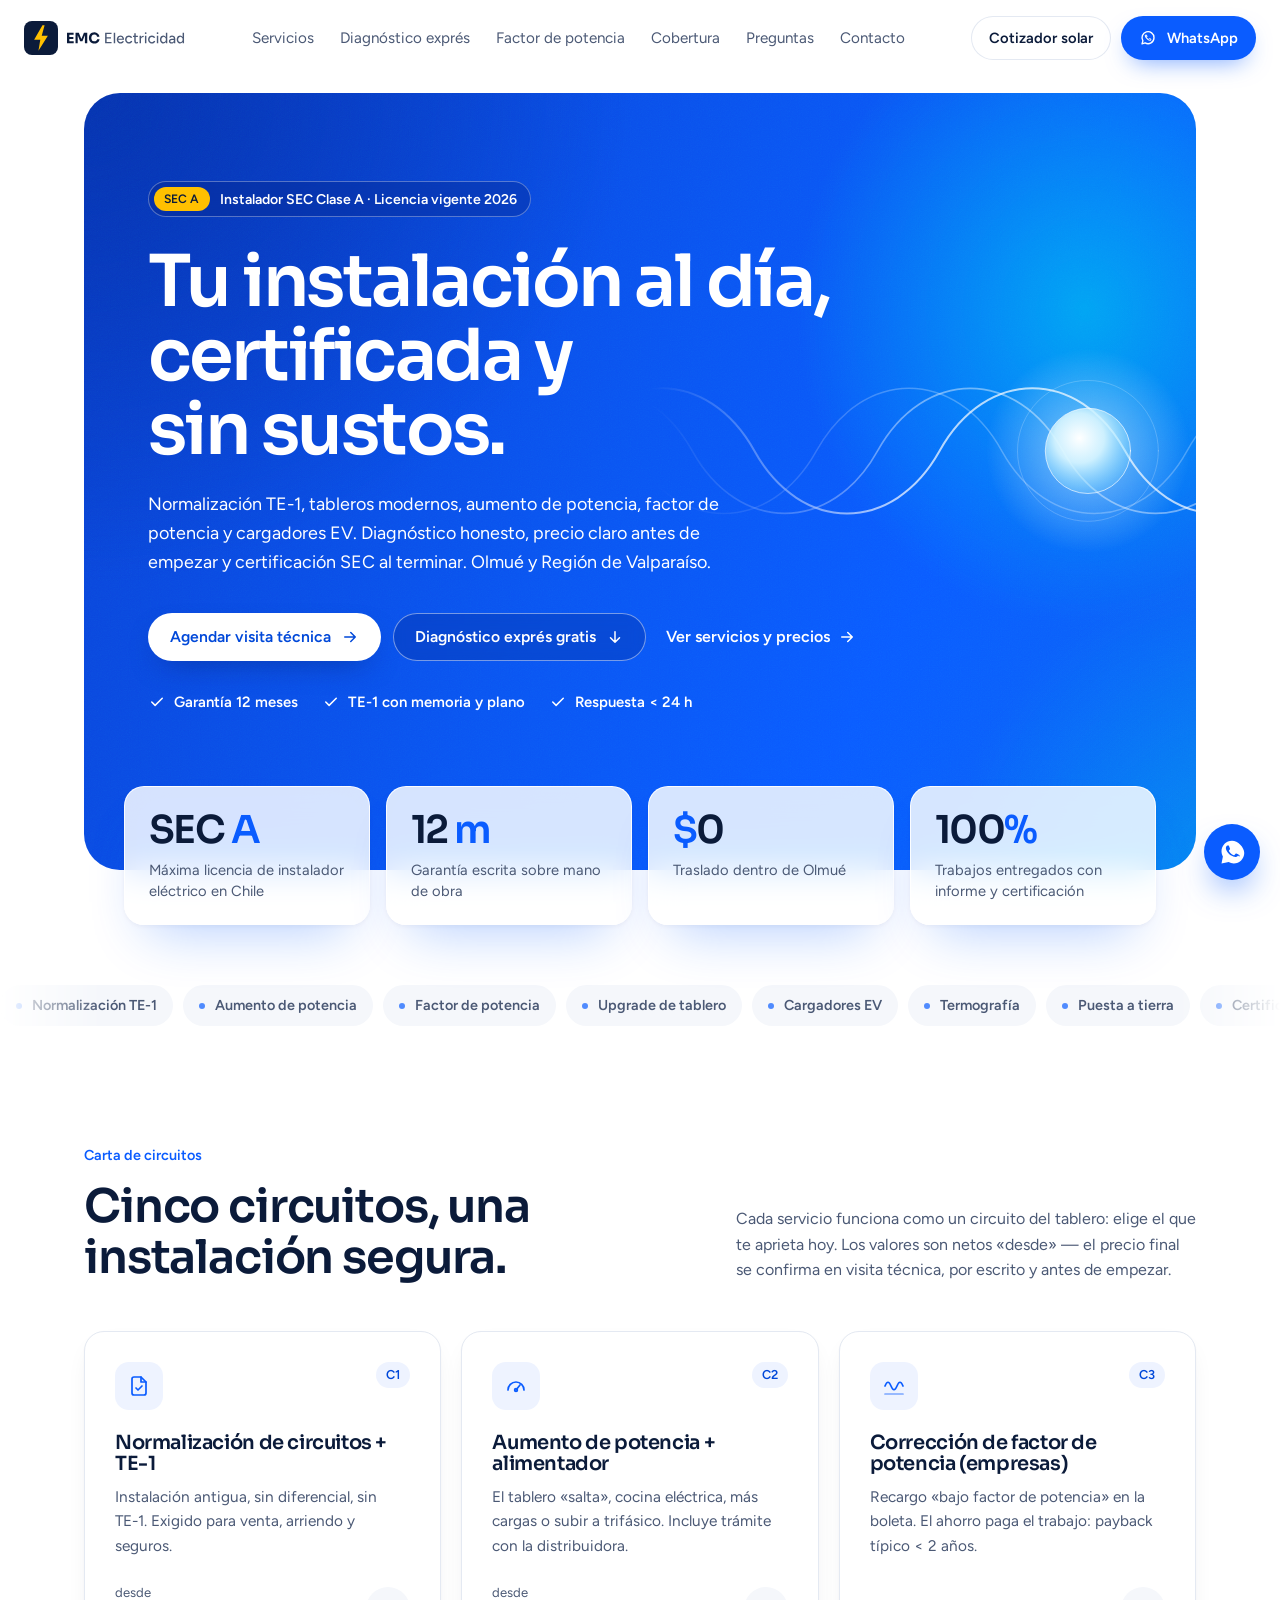
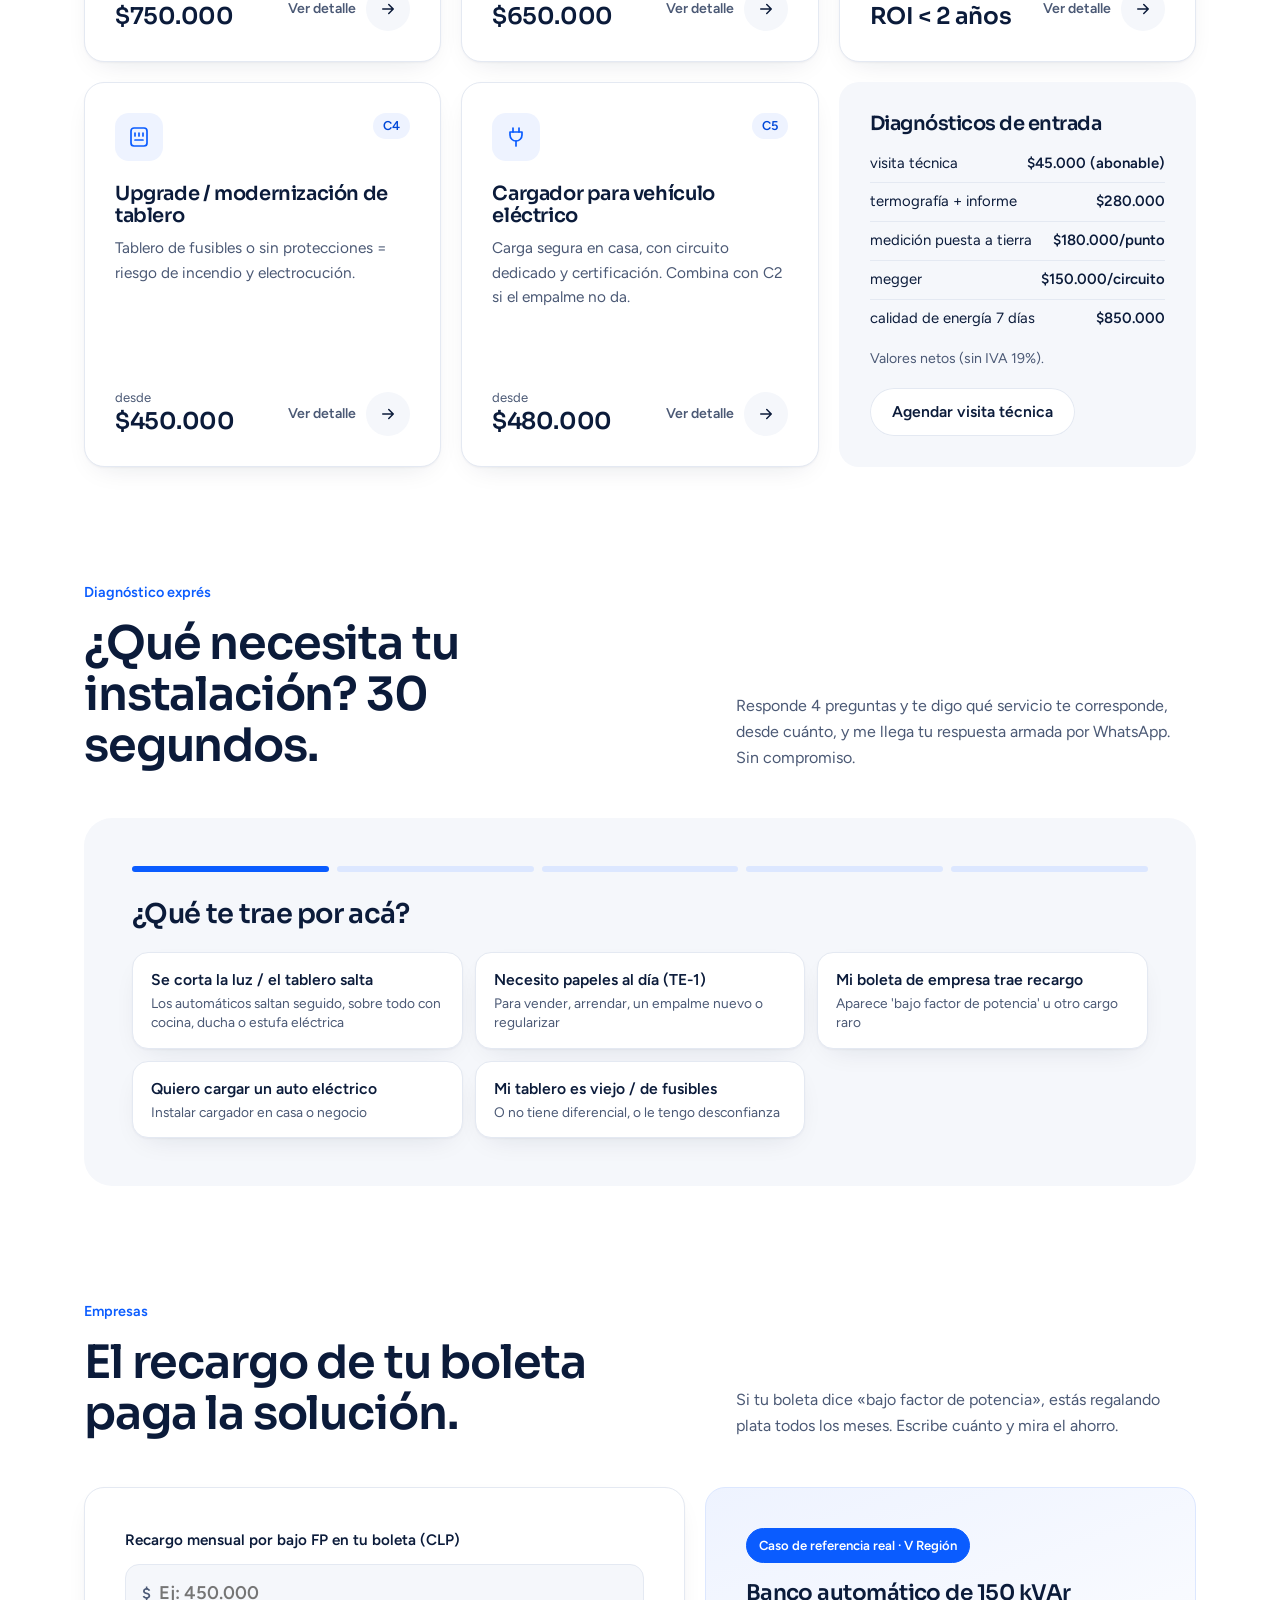
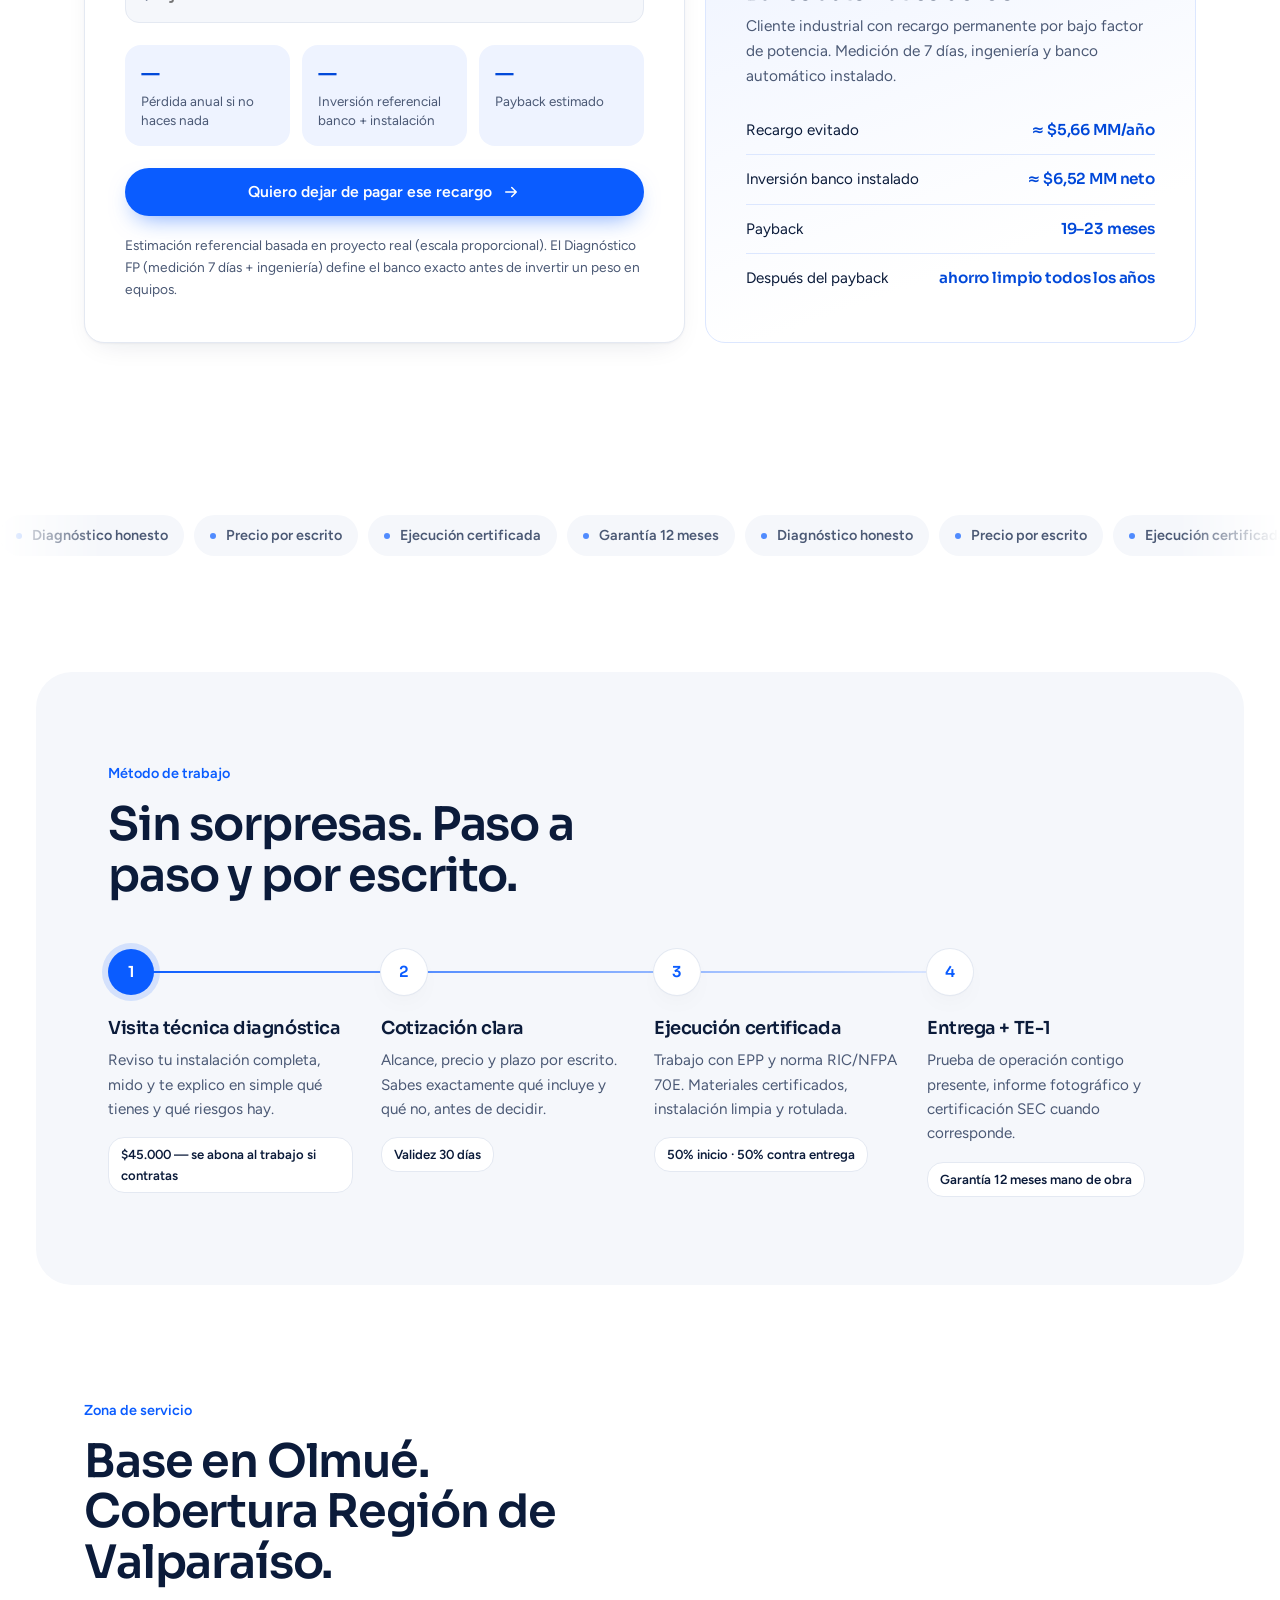
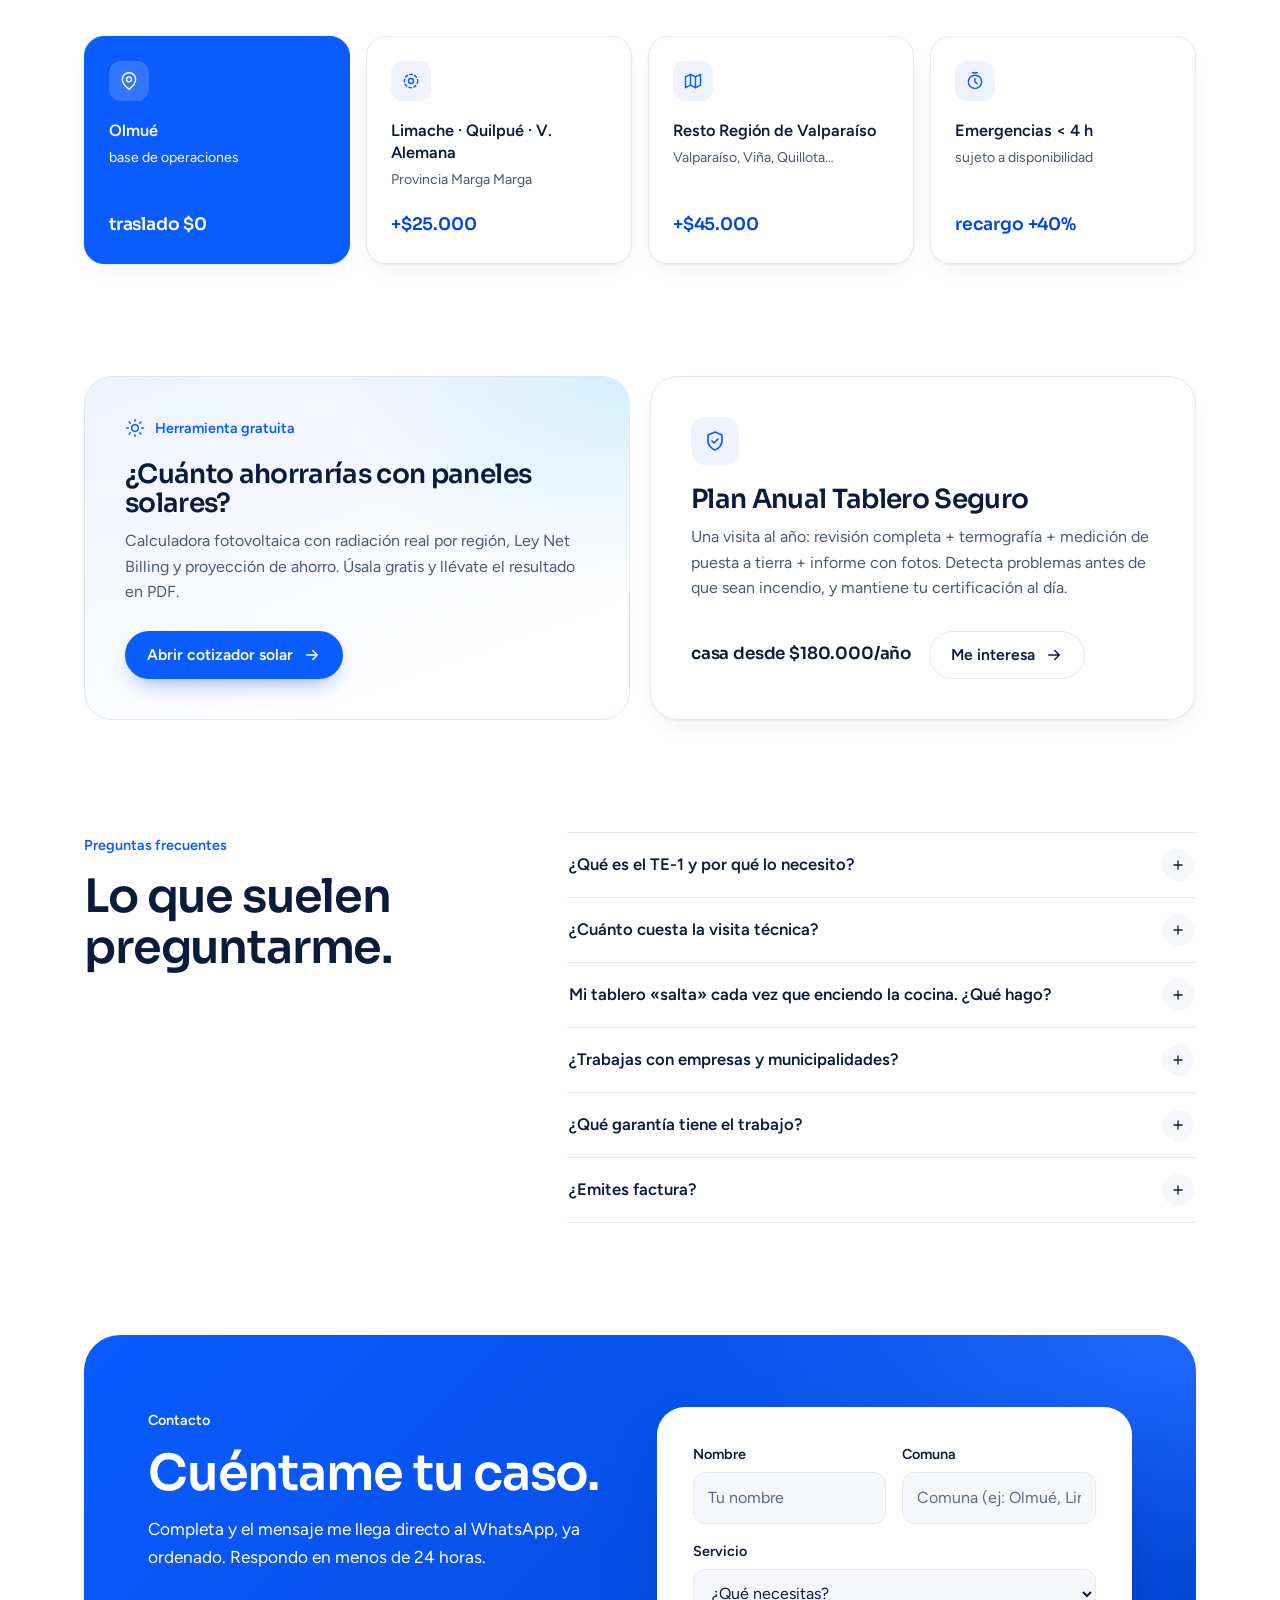
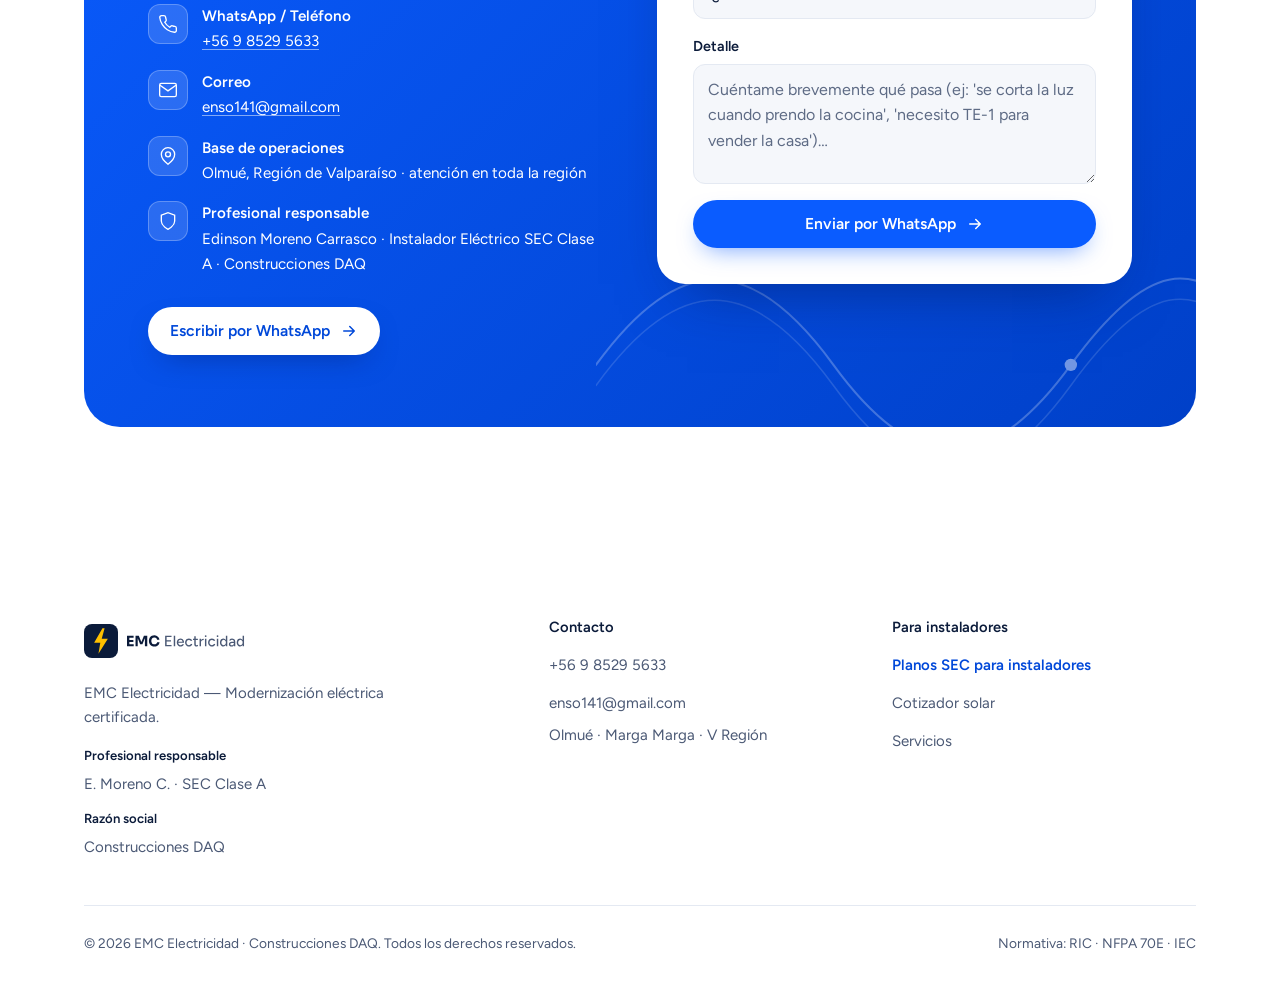
<file: index.html>
<!DOCTYPE html>
<html lang="es-CL">
<head>
<meta charset="UTF-8">
<meta name="viewport" content="width=device-width, initial-scale=1.0">
<title>EMC Electricidad · Instalador SEC Clase A en Olmué — Normalización TE-1, tableros, factor de potencia y cargadores EV</title>
<meta name="description" content="Modernización eléctrica certificada en Olmué, Marga Marga y Región de Valparaíso. Normalización TE-1, aumento de potencia, corrección de factor de potencia, upgrade de tablero y cargadores para vehículo eléctrico. Instalador SEC Clase A vigente, garantía 12 meses.">
<meta property="og:title" content="EMC Electricidad — Modernización eléctrica certificada SEC">
<meta property="og:description" content="Tu instalación al día y certificada: TE-1, tableros, factor de potencia, cargadores EV. Olmué y Región de Valparaíso.">
<meta property="og:type" content="website">
<meta property="og:locale" content="es_CL">
<meta name="theme-color" content="#FFFFFF">
<link rel="icon" type="image/svg+xml" href="assets/logo-emc-mark.svg">
<link rel="preconnect" href="https://fonts.googleapis.com">
<link rel="preconnect" href="https://fonts.gstatic.com" crossorigin>
<link href="https://fonts.googleapis.com/css2?family=Figtree:wght@400;600&family=Sora:wght@600&display=swap" rel="stylesheet">
<link rel="stylesheet" href="assets/emc.css">
<script>document.documentElement.classList.add('js')</script>
<script type="application/ld+json">
{
  "@context": "https://schema.org",
  "@type": "Electrician",
  "name": "EMC Electricidad — Construcciones DAQ",
  "description": "Modernización eléctrica certificada: normalización TE-1, aumento de potencia, factor de potencia, tableros y cargadores EV. Instalador SEC Clase A.",
  "areaServed": ["Olmué","Limache","Quilpué","Villa Alemana","Región de Valparaíso"],
  "telephone": "+56985295633",
  "email": "enso141@gmail.com",
  "address": {"@type":"PostalAddress","addressLocality":"Olmué","addressRegion":"Región de Valparaíso","addressCountry":"CL"},
  "priceRange": "$$",
  "knowsAbout": ["TE-1 SEC","tableros eléctricos","factor de potencia","termografía","cargadores vehículo eléctrico","puesta a tierra"]
}
</script>
</head>
<body>

<header class="site-header">
  <div class="wrap nav">
    <a class="logo" href="#inicio"><img src="assets/logo-emc.svg" alt="EMC Electricidad" width="162" height="34"></a>
    <nav class="links" id="navlinks" aria-label="Principal">
      <a href="#servicios">Servicios</a>
      <a href="#diagnostico">Diagnóstico exprés</a>
      <a href="#factor">Factor de potencia</a>
      <a href="#cobertura">Cobertura</a>
      <a href="#faq">Preguntas</a>
      <a href="#contacto">Contacto</a>
      <a class="solo-menu" href="cotizador-solar/">Cotizador solar</a>
    </nav>
    <div class="nav-cta">
      <a class="btn btn-ghost nav-solar" href="cotizador-solar/">Cotizador solar</a>
      <a class="btn btn-primary nav-wa" href="https://wa.me/56985295633?text=Hola%20EMC%2C%20quiero%20cotizar%20un%20trabajo%20el%C3%A9ctrico" target="_blank" rel="noopener">
        <svg viewBox="0 0 24 24" fill="none" stroke="currentColor" stroke-width="1.8" stroke-linecap="round" stroke-linejoin="round" aria-hidden="true"><path d="M20 11.6a8 8 0 0 1-11.8 7l-4.2 1.2 1.2-4A8 8 0 1 1 20 11.6Z"/><path d="M9 9.2c.3 1.9 1.9 3.8 4 4.6l1.1-1.1 1.8.8-.4 1.7c-3.4.3-7.2-3.4-7.3-6.7l1.6-.6.9 1.8Z" stroke-width="1.2"/></svg>
        <span class="txt">WhatsApp</span>
      </a>
      <button class="menu-btn" id="burger" type="button" aria-label="Menú" aria-expanded="false" aria-controls="navlinks">
        <svg viewBox="0 0 24 24" fill="none" stroke="currentColor" stroke-width="1.8" stroke-linecap="round" aria-hidden="true"><path class="l1" d="M4 8h16"/><path class="l2" d="M4 16h16"/></svg>
      </button>
    </div>
  </div>
</header>

<main>
<!-- ═══════════ PORTADA ═══════════ -->
<section class="hero" id="inicio">
  <div class="wrap">
    <div class="hero-card">
      <!-- tres ondas blancas, desfasadas 120°, que convergen en un orbe de vidrio -->
      <svg class="phases" viewBox="0 0 720 420" aria-hidden="true" fill="none" stroke-linecap="round">
        <defs>
          <linearGradient id="fade" x1="0" y1="0" x2="1" y2="0"><stop offset=".12" stop-color="#fff" stop-opacity="0"/><stop offset=".5" stop-color="#fff" stop-opacity="1"/><stop offset="1" stop-color="#fff" stop-opacity="1"/></linearGradient>
          <mask id="m"><rect width="720" height="420" fill="url(#fade)"/></mask>
          <radialGradient id="orb" cx="40%" cy="35%" r="65%"><stop offset="0" stop-color="#fff"/><stop offset=".45" stop-color="#D8F6FF" stop-opacity=".9"/><stop offset="1" stop-color="#7FDBFF" stop-opacity=".25"/></radialGradient>
          <radialGradient id="orbHalo" cx="50%" cy="50%" r="50%"><stop offset="0" stop-color="#fff" stop-opacity=".5"/><stop offset="1" stop-color="#fff" stop-opacity="0"/></radialGradient>
        </defs>
        <g mask="url(#m)">
          <path class="p" d="M0 210c50-90 150-90 200 0s150 90 200 0s150-90 200 0s150 90 200 0s150-90 200 0s150 90 200 0s150-90 200 0s150 90 200 0" stroke="#fff" stroke-opacity=".7" stroke-width="2.2"/>
          <path class="p p2" d="M-67 210c50-90 150-90 200 0s150 90 200 0s150-90 200 0s150 90 200 0s150-90 200 0s150 90 200 0s150-90 200 0s150 90 200 0" stroke="#fff" stroke-opacity=".42" stroke-width="1.8"/>
          <path class="p p3" d="M-133 210c50-90 150-90 200 0s150 90 200 0s150-90 200 0s150 90 200 0s150-90 200 0s150 90 200 0s150-90 200 0s150 90 200 0" stroke="#fff" stroke-opacity=".26" stroke-width="1.6"/>
        </g>
        <circle cx="560" cy="210" r="110" fill="url(#orbHalo)"/>
        <circle class="orb" cx="560" cy="210" r="46" fill="url(#orb)" stroke="#fff" stroke-opacity=".7"/>
        <circle cx="560" cy="210" r="76" stroke="#fff" stroke-opacity=".22"/>
      </svg>

      <div class="hero-inner">
        <span class="chip"><span class="badge-sec">SEC A</span>Instalador SEC Clase A · Licencia vigente 2026</span>
        <h1>Tu&nbsp;instalación <em>al&nbsp;día</em>, certificada y sin&nbsp;sustos.</h1>
        <p class="lead">Normalización <span class="nw">TE-1</span>, tableros modernos, aumento de potencia, factor de potencia y cargadores EV. Diagnóstico honesto, precio claro antes de empezar y certificación SEC al terminar. Olmué y Región de Valparaíso.</p>
        <div class="hero-cta">
          <a class="btn btn-white" href="https://wa.me/56985295633?text=Hola%20EMC%2C%20quiero%20agendar%20una%20visita%20t%C3%A9cnica" target="_blank" rel="noopener">Agendar visita técnica
            <svg viewBox="0 0 24 24" fill="none" stroke="currentColor" stroke-width="2" stroke-linecap="round" stroke-linejoin="round" aria-hidden="true"><path d="M5 12h14M13 6l6 6-6 6"/></svg></a>
          <a class="btn btn-glass" href="#diagnostico">Diagnóstico exprés gratis
            <svg viewBox="0 0 24 24" fill="none" stroke="currentColor" stroke-width="2" stroke-linecap="round" stroke-linejoin="round" aria-hidden="true"><path d="M12 5v14M6 13l6 6 6-6"/></svg></a>
          <a class="link-arrow" href="#servicios">Ver servicios y precios
            <svg viewBox="0 0 24 24" fill="none" stroke="currentColor" stroke-width="2" stroke-linecap="round" stroke-linejoin="round" aria-hidden="true"><path d="M5 12h14M13 6l6 6-6 6"/></svg></a>
        </div>
        <ul class="hero-checks">
          <li><svg viewBox="0 0 24 24" fill="none" stroke="currentColor" stroke-width="2" stroke-linecap="round" stroke-linejoin="round" aria-hidden="true"><path d="m5 12 4.5 4.5L19 7"/></svg>Garantía 12 meses</li>
          <li><svg viewBox="0 0 24 24" fill="none" stroke="currentColor" stroke-width="2" stroke-linecap="round" stroke-linejoin="round" aria-hidden="true"><path d="m5 12 4.5 4.5L19 7"/></svg><span><span class="nw">TE-1</span> con memoria y plano</span></li>
          <li><svg viewBox="0 0 24 24" fill="none" stroke="currentColor" stroke-width="2" stroke-linecap="round" stroke-linejoin="round" aria-hidden="true"><path d="m5 12 4.5 4.5L19 7"/></svg>Respuesta &lt; 24 h</li>
        </ul>
      </div>
    </div>
    <ul class="kpis">
      <li class="kpi"><div class="num">SEC <i>A</i></div><p>Máxima licencia de instalador eléctrico en Chile</p></li>
      <li class="kpi"><div class="num">12 <i>m</i></div><p>Garantía escrita sobre mano de obra</p></li>
      <li class="kpi"><div class="num"><i>$</i>0</div><p>Traslado dentro de Olmué</p></li>
      <li class="kpi"><div class="num">100<i>%</i></div><p>Trabajos entregados con informe y certificación</p></li>
    </ul>
  </div>
</section>

<!-- cinta -->
<div class="cinta" aria-hidden="true"><ul class="cinta-pista">
  <li>Normalización TE-1</li><li>Aumento de potencia</li><li>Factor de potencia</li><li>Upgrade de tablero</li><li>Cargadores EV</li><li>Termografía</li><li>Puesta a tierra</li><li>Certificación SEC</li>
</ul></div>

<!-- ═══════════ SERVICIOS ═══════════ -->
<section id="servicios" class="block">
  <div class="wrap">
    <div class="head rev">
      <div>
        <span class="eyebrow">Carta de circuitos</span>
        <h2>Cinco circuitos, una instalación segura.</h2>
      </div>
      <p>Cada servicio funciona como un circuito del tablero: elige el que te aprieta hoy. Los valores son netos «desde» — el precio final se confirma en visita técnica, por escrito y antes de empezar.</p>
    </div>

    <div class="services">

      <article class="card svc rev" id="c1">
        <div class="svc-top">
          <span class="icon"><svg viewBox="0 0 24 24" fill="none" stroke="currentColor" stroke-width="1.7" stroke-linecap="round" stroke-linejoin="round" aria-hidden="true"><path d="M14 3H7a2 2 0 0 0-2 2v14a2 2 0 0 0 2 2h10a2 2 0 0 0 2-2V8l-5-5Z"/><path d="M14 3v5h5"/><path d="m9 14 2 2 4-4"/></svg></span>
          <span class="cod">C1</span>
        </div>
        <h3>Normalización de circuitos + <span class="nw">TE-1</span></h3>
        <p class="resuelve">Instalación antigua, sin diferencial, sin <span class="nw">TE-1</span>. Exigido para venta, arriendo y seguros.</p>
        <details class="svc-det">
          <summary><span class="desde"><small>desde</small><b>$750.000</b></span><span class="ver"><span class="abrir">Ver detalle</span><span class="cerrar">Cerrar</span><span class="go"><svg viewBox="0 0 24 24" fill="none" stroke="currentColor" stroke-width="2" stroke-linecap="round" stroke-linejoin="round" aria-hidden="true"><path d="M5 12h14M13 6l6 6-6 6"/></svg></span></span></summary>
          <div class="svc-body">
            <ul class="lista">
              <li>Diagnóstico completo + tablero normalizado (diferencial 30 mA + termomagnéticos por circuito)</li>
              <li>Reorden e identificación de circuitos + puesta a tierra</li>
              <li>Prueba de aislación con megger</li>
              <li><span><b><span class="nw">TE-1</span> con memoria de cálculo y plano</b> — certificación SEC</span></li>
            </ul>
            <div class="tiers">
              <div class="fila"><span>S · Depto / casa ≤60 m²<small>1-2 días</small></span><b>$750.000</b></div>
              <div class="fila"><span>M · Casa 60-120 m², recableado parcial<small>2-4 días</small></span><b>$1.300.000</b></div>
              <div class="fila"><span>L · Casa grande / antigua<small>a medida</small></span><b>desde $2.5M</b></div>
            </div>
            <div class="cta-fila"><a class="btn btn-primary" href="https://wa.me/56985295633?text=Hola%20EMC%2C%20necesito%20normalizar%20mi%20instalaci%C3%B3n%20y%20obtener%20TE-1" target="_blank" rel="noopener">Cotizar C1 <svg viewBox="0 0 24 24" fill="none" stroke="currentColor" stroke-width="2" stroke-linecap="round" stroke-linejoin="round" aria-hidden="true"><path d="M5 12h14M13 6l6 6-6 6"/></svg></a></div>
          </div>
        </details>
      </article>

      <article class="card svc rev" id="c2">
        <div class="svc-top">
          <span class="icon"><svg viewBox="0 0 24 24" fill="none" stroke="currentColor" stroke-width="1.7" stroke-linecap="round" stroke-linejoin="round" aria-hidden="true"><path d="M4 16a8 8 0 1 1 16 0"/><path d="m12 16 4-5"/><circle cx="12" cy="16" r="1.4"/></svg></span>
          <span class="cod">C2</span>
        </div>
        <h3>Aumento de potencia + alimentador</h3>
        <p class="resuelve">El tablero «salta», cocina eléctrica, más cargas o subir a trifásico. Incluye trámite con la distribuidora.</p>
        <details class="svc-det">
          <summary><span class="desde"><small>desde</small><b>$650.000</b></span><span class="ver"><span class="abrir">Ver detalle</span><span class="cerrar">Cerrar</span><span class="go"><svg viewBox="0 0 24 24" fill="none" stroke="currentColor" stroke-width="2" stroke-linecap="round" stroke-linejoin="round" aria-hidden="true"><path d="M5 12h14M13 6l6 6-6 6"/></svg></span></span></summary>
          <div class="svc-body">
            <ul class="lista">
              <li>Estudio de carga y demanda + dimensionamiento</li>
              <li>Cambio de alimentador y protección de cabecera nueva</li>
              <li>Gestión de solicitud ante Chilquinta / CGE / Enel</li>
              <li>Trámite SEC (TE) incluido</li>
            </ul>
            <div class="tiers">
              <div class="fila"><span>Mono · más amperaje<small>1-2 días + trámite</small></span><b>$650.000</b></div>
              <div class="fila"><span>Mono → Trifásico<small>2-5 días + trámite</small></span><b>$1.400.000</b></div>
              <div class="fila"><span>Comercial &gt; 50 A<small>a medida</small></span><b>a medida</b></div>
            </div>
            <div class="cta-fila"><a class="btn btn-primary" href="https://wa.me/56985295633?text=Hola%20EMC%2C%20necesito%20aumento%20de%20potencia" target="_blank" rel="noopener">Cotizar C2 <svg viewBox="0 0 24 24" fill="none" stroke="currentColor" stroke-width="2" stroke-linecap="round" stroke-linejoin="round" aria-hidden="true"><path d="M5 12h14M13 6l6 6-6 6"/></svg></a></div>
          </div>
        </details>
      </article>

      <article class="card svc rev" id="c3">
        <div class="svc-top">
          <span class="icon"><svg viewBox="0 0 24 24" fill="none" stroke="currentColor" stroke-width="1.7" stroke-linecap="round" stroke-linejoin="round" aria-hidden="true"><path d="M3 12c2-5 4-5 6 0s4 5 6 0 4-5 6 0"/><path d="M3 20h18" opacity=".5"/></svg></span>
          <span class="cod">C3</span>
        </div>
        <h3>Corrección de factor de potencia (empresas)</h3>
        <p class="resuelve">Recargo «bajo factor de potencia» en la boleta. El ahorro paga el trabajo: payback típico &lt; 2 años.</p>
        <details class="svc-det">
          <summary><span class="desde"><b>ROI &lt; 2 años</b></span><span class="ver"><span class="abrir">Ver detalle</span><span class="cerrar">Cerrar</span><span class="go"><svg viewBox="0 0 24 24" fill="none" stroke="currentColor" stroke-width="2" stroke-linecap="round" stroke-linejoin="round" aria-hidden="true"><path d="M5 12h14M13 6l6 6-6 6"/></svg></span></span></summary>
          <div class="svc-body">
            <ul class="lista">
              <li>Medición con analizador trifásico 7 días (FP, demanda, THD)</li>
              <li>Informe + ingeniería de selección del banco de condensadores</li>
              <li>Suministro e instalación del banco (a medida según kVAr)</li>
              <li>Verificación post-instalación con la boleta siguiente</li>
            </ul>
            <div class="tiers">
              <div class="fila"><span>Diagnóstico FP completo<small>define el banco exacto antes de invertir</small></span><b>$2.200.000</b></div>
              <div class="fila"><span>Banco + instalación<small>según kVAr medidos</small></span><b>a medida</b></div>
            </div>
            <div class="cta-fila"><a class="btn btn-primary" href="#factor">Calcula tu ahorro <svg viewBox="0 0 24 24" fill="none" stroke="currentColor" stroke-width="2" stroke-linecap="round" stroke-linejoin="round" aria-hidden="true"><path d="M12 5v14M6 13l6 6 6-6"/></svg></a></div>
          </div>
        </details>
      </article>

      <article class="card svc rev" id="c4">
        <div class="svc-top">
          <span class="icon"><svg viewBox="0 0 24 24" fill="none" stroke="currentColor" stroke-width="1.7" stroke-linecap="round" stroke-linejoin="round" aria-hidden="true"><rect x="4" y="3" width="16" height="18" rx="3"/><path d="M8 8v3M12 8v3M16 8v3M8 15h8"/></svg></span>
          <span class="cod">C4</span>
        </div>
        <h3>Upgrade / modernización de tablero</h3>
        <p class="resuelve">Tablero de fusibles o sin protecciones = riesgo de incendio y electrocución.</p>
        <details class="svc-det">
          <summary><span class="desde"><small>desde</small><b>$450.000</b></span><span class="ver"><span class="abrir">Ver detalle</span><span class="cerrar">Cerrar</span><span class="go"><svg viewBox="0 0 24 24" fill="none" stroke="currentColor" stroke-width="2" stroke-linecap="round" stroke-linejoin="round" aria-hidden="true"><path d="M5 12h14M13 6l6 6-6 6"/></svg></span></span></summary>
          <div class="svc-body">
            <ul class="lista">
              <li>Tablero normalizado nuevo + diferencial 30 mA + termomagnéticos</li>
              <li>Protector de sobretensión (DPS) — protege tus equipos</li>
              <li>Rotulado profesional y prueba de operación</li>
            </ul>
            <div class="tiers">
              <div class="fila"><span>Básico · residencial<small>1 día</small></span><b>$450.000</b></div>
              <div class="fila"><span>Plus · + DPS clase II + reorden<small>1 día</small></span><b>$680.000</b></div>
              <div class="fila"><span>Comercial · protecciones coordinadas<small>a medida</small></span><b>a medida</b></div>
            </div>
            <div class="cta-fila"><a class="btn btn-primary" href="https://wa.me/56985295633?text=Hola%20EMC%2C%20quiero%20modernizar%20mi%20tablero" target="_blank" rel="noopener">Cotizar C4 <svg viewBox="0 0 24 24" fill="none" stroke="currentColor" stroke-width="2" stroke-linecap="round" stroke-linejoin="round" aria-hidden="true"><path d="M5 12h14M13 6l6 6-6 6"/></svg></a></div>
          </div>
        </details>
      </article>

      <article class="card svc rev" id="c5">
        <div class="svc-top">
          <span class="icon"><svg viewBox="0 0 24 24" fill="none" stroke="currentColor" stroke-width="1.7" stroke-linecap="round" stroke-linejoin="round" aria-hidden="true"><path d="M9 3v4M15 3v4"/><path d="M6 7h12v3a6 6 0 0 1-12 0V7Z"/><path d="M12 16v5"/></svg></span>
          <span class="cod">C5</span>
        </div>
        <h3>Cargador para vehículo eléctrico</h3>
        <p class="resuelve">Carga segura en casa, con circuito dedicado y certificación. Combina con C2 si el empalme no da.</p>
        <details class="svc-det">
          <summary><span class="desde"><small>desde</small><b>$480.000</b></span><span class="ver"><span class="abrir">Ver detalle</span><span class="cerrar">Cerrar</span><span class="go"><svg viewBox="0 0 24 24" fill="none" stroke="currentColor" stroke-width="2" stroke-linecap="round" stroke-linejoin="round" aria-hidden="true"><path d="M5 12h14M13 6l6 6-6 6"/></svg></span></span></summary>
          <div class="svc-body">
            <ul class="lista">
              <li>Circuito dedicado + protección diferencial tipo A/B</li>
              <li>Canalización hasta 15 m + puesta a tierra</li>
              <li><span>Prueba, certificación y <b><span class="nw">TE-1</span></b></span></li>
            </ul>
            <div class="tiers">
              <div class="fila"><span>Monofásico 7,4 kW<small>1 día</small></span><b>$480.000</b></div>
              <div class="fila"><span>Trifásico 11/22 kW<small>a medida</small></span><b>a medida</b></div>
              <div class="fila"><span>+ aumento de potencia<small>si el empalme no da</small></span><b>según C2</b></div>
            </div>
            <div class="cta-fila"><a class="btn btn-primary" href="https://wa.me/56985295633?text=Hola%20EMC%2C%20quiero%20instalar%20un%20cargador%20para%20auto%20el%C3%A9ctrico" target="_blank" rel="noopener">Cotizar C5 <svg viewBox="0 0 24 24" fill="none" stroke="currentColor" stroke-width="2" stroke-linecap="round" stroke-linejoin="round" aria-hidden="true"><path d="M5 12h14M13 6l6 6-6 6"/></svg></a></div>
          </div>
        </details>
      </article>

      <aside class="card nota rev" aria-labelledby="nota-iva-t">
        <h3 id="nota-iva-t">Diagnósticos de entrada</h3>
        <ul class="precios">
          <li><span>visita técnica</span><b>$45.000 (abonable)</b></li>
          <li><span>termografía + informe</span><b>$280.000</b></li>
          <li><span>medición puesta a tierra</span><b>$180.000/punto</b></li>
          <li><span>megger</span><b>$150.000/circuito</b></li>
          <li><span>calidad de energía 7 días</span><b>$850.000</b></li>
        </ul>
        <p class="iva">Valores netos (sin IVA 19%).</p>
        <a class="btn btn-ghost" href="https://wa.me/56985295633?text=Hola%20EMC%2C%20quiero%20agendar%20una%20visita%20t%C3%A9cnica" target="_blank" rel="noopener">Agendar visita técnica</a>
      </aside>
    </div>
  </div>
</section>

<!-- ═══════════ DIAGNÓSTICO EXPRÉS ═══════════ -->
<section id="diagnostico" class="block tight">
  <div class="wrap">
    <div class="head rev">
      <div>
        <span class="eyebrow">Diagnóstico exprés</span>
        <h2>¿Qué necesita tu instalación? 30 segundos.</h2>
      </div>
      <p>Responde 4 preguntas y te digo qué servicio te corresponde, desde cuánto, y me llega tu respuesta armada por WhatsApp. Sin compromiso.</p>
    </div>
    <div class="diag rev" id="wizard">
      <div class="diag-progreso" id="diagBarra" aria-hidden="true"></div>
      <div id="diagCuerpo" aria-live="polite"><noscript><p>Para usar el diagnóstico exprés activa JavaScript, o escríbeme directo por <a class="link-arrow" href="https://wa.me/56985295633?text=Hola%20EMC%2C%20quiero%20agendar%20una%20visita%20t%C3%A9cnica">WhatsApp</a>.</p></noscript></div>
      <button class="diag-atras" id="diagAtras" type="button" style="display:none">← volver atrás</button>
    </div>
  </div>
</section>

<!-- ═══════════ FACTOR DE POTENCIA ═══════════ -->
<section id="factor" class="block tight">
  <div class="wrap">
    <div class="head rev">
      <div>
        <span class="eyebrow">Empresas</span>
        <h2>El recargo de tu boleta paga la solución.</h2>
      </div>
      <p>Si tu boleta dice «bajo factor de potencia», estás regalando plata todos los meses. Escribe cuánto y mira el ahorro.</p>
    </div>
    <div class="fp-grid">
      <div class="card fp-calc rev">
        <label for="fpRecargo">Recargo mensual por bajo FP en tu boleta (CLP)</label>
        <div class="campo-num"><span aria-hidden="true">$</span><input type="text" id="fpRecargo" inputmode="numeric" placeholder="Ej: 450.000" autocomplete="off"></div>
        <div class="fp-out" aria-live="polite">
          <div class="fp-kpi"><div class="v" id="fpAnual">—</div><div class="k">Pérdida anual si no haces nada</div></div>
          <div class="fp-kpi"><div class="v" id="fpInv">—</div><div class="k">Inversión referencial banco + instalación</div></div>
          <div class="fp-kpi"><div class="v" id="fpPayback">—</div><div class="k">Payback estimado</div></div>
        </div>
        <a class="btn btn-primary" id="fpCta" href="https://wa.me/56985295633?text=Hola%20EMC%2C%20tengo%20recargo%20por%20bajo%20factor%20de%20potencia%20y%20quiero%20evaluarlo" target="_blank" rel="noopener">Quiero dejar de pagar ese recargo <svg viewBox="0 0 24 24" fill="none" stroke="currentColor" stroke-width="2" stroke-linecap="round" stroke-linejoin="round" aria-hidden="true"><path d="M5 12h14M13 6l6 6-6 6"/></svg></a>
        <p class="fp-nota">Estimación referencial basada en proyecto real (escala proporcional). El Diagnóstico FP (medición 7 días + ingeniería) define el banco exacto antes de invertir un peso en equipos.</p>
      </div>
      <div class="fp-caso rev">
        <span class="pill azul">Caso de referencia real · V Región</span>
        <h3>Banco automático de 150 kVAr</h3>
        <p>Cliente industrial con recargo permanente por bajo factor de potencia. Medición de 7 días, ingeniería y banco automático instalado.</p>
        <div class="cifras">
          <div><span>Recargo evitado</span><b>≈ $5,66 MM/año</b></div>
          <div><span>Inversión banco instalado</span><b>≈ $6,52 MM neto</b></div>
          <div><span>Payback</span><b>19–23 meses</b></div>
          <div><span>Después del payback</span><b>ahorro limpio todos los años</b></div>
        </div>
      </div>
    </div>
  </div>
</section>

<!-- cinta 2 -->
<div class="cinta" aria-hidden="true"><ul class="cinta-pista">
  <li>Diagnóstico honesto</li><li>Precio por escrito</li><li>Ejecución certificada</li><li>Garantía 12 meses</li>
</ul></div>

<!-- ═══════════ PROCESO ═══════════ -->
<section id="proceso" class="block">
  <div class="process-outer">
    <div class="process-wrap">
      <div class="wrap">
        <div class="head rev">
          <div>
            <span class="eyebrow">Método de trabajo</span>
            <h2>Sin sorpresas. Paso a paso y por escrito.</h2>
          </div>
        </div>
        <ol class="steps">
          <li class="step rev"><span class="dot" aria-hidden="true">1</span><h3>Visita técnica diagnóstica</h3><p>Reviso tu instalación completa, mido y te explico en simple qué tienes y qué riesgos hay.</p><span class="pill">$45.000 — se abona al trabajo si contratas</span></li>
          <li class="step rev"><span class="dot" aria-hidden="true">2</span><h3>Cotización clara</h3><p>Alcance, precio y plazo por escrito. Sabes exactamente qué incluye y qué no, antes de decidir.</p><span class="pill">Validez 30 días</span></li>
          <li class="step rev"><span class="dot" aria-hidden="true">3</span><h3>Ejecución certificada</h3><p>Trabajo con EPP y norma RIC/NFPA 70E. Materiales certificados, instalación limpia y rotulada.</p><span class="pill">50% inicio · 50% contra entrega</span></li>
          <li class="step rev"><span class="dot" aria-hidden="true">4</span><h3>Entrega + <span class="nw">TE-1</span></h3><p>Prueba de operación contigo presente, informe fotográfico y certificación SEC cuando corresponde.</p><span class="pill">Garantía 12 meses mano de obra</span></li>
        </ol>
      </div>
    </div>
  </div>
</section>

<!-- ═══════════ COBERTURA ═══════════ -->
<section id="cobertura" class="block tight">
  <div class="wrap">
    <div class="head rev">
      <div>
        <span class="eyebrow">Zona de servicio</span>
        <h2>Base en Olmué. Cobertura Región de Valparaíso.</h2>
      </div>
    </div>
    <ul class="zonas">
      <li class="zona base rev"><span class="icon"><svg viewBox="0 0 24 24" fill="none" stroke="currentColor" stroke-width="1.7" stroke-linecap="round" stroke-linejoin="round" aria-hidden="true"><path d="M20 10c0 6-8 12-8 12s-8-6-8-12a8 8 0 0 1 16 0z"/><circle cx="12" cy="10" r="3"/></svg></span><b>Olmué</b><small>base de operaciones</small><span class="costo">traslado $0</span></li>
      <li class="zona rev"><span class="icon"><svg viewBox="0 0 24 24" fill="none" stroke="currentColor" stroke-width="1.7" stroke-linecap="round" stroke-linejoin="round" aria-hidden="true"><circle cx="12" cy="12" r="3"/><circle cx="12" cy="12" r="8" stroke-dasharray="3 3"/></svg></span><b>Limache · Quilpué · V. Alemana</b><small>Provincia Marga Marga</small><span class="costo">+$25.000</span></li>
      <li class="zona rev"><span class="icon"><svg viewBox="0 0 24 24" fill="none" stroke="currentColor" stroke-width="1.7" stroke-linecap="round" stroke-linejoin="round" aria-hidden="true"><path d="M3 7l6-3 6 3 6-3v13l-6 3-6-3-6 3z"/><path d="M9 4v13M15 7v13"/></svg></span><b>Resto Región de Valparaíso</b><small>Valparaíso, Viña, Quillota…</small><span class="costo">+$45.000</span></li>
      <li class="zona rev"><span class="icon"><svg viewBox="0 0 24 24" fill="none" stroke="currentColor" stroke-width="1.7" stroke-linecap="round" stroke-linejoin="round" aria-hidden="true"><circle cx="12" cy="13" r="8"/><path d="M12 9v4l2.5 2M9 2h6"/></svg></span><b>Emergencias &lt; 4 h</b><small>sujeto a disponibilidad</small><span class="costo">recargo +40%</span></li>
    </ul>
  </div>
</section>

<!-- ═══════════ COTIZADOR SOLAR + PLAN ANUAL ═══════════ -->
<section class="block tight" aria-label="Cotizador solar y Plan Anual Tablero Seguro">
  <div class="wrap promos">
    <div class="promo solar rev">
      <span class="eyebrow"><svg viewBox="0 0 24 24" fill="none" stroke="currentColor" stroke-width="1.8" stroke-linecap="round" aria-hidden="true"><circle cx="12" cy="12" r="4"/><path d="M12 2v2M12 20v2M4.9 4.9l1.4 1.4M17.7 17.7l1.4 1.4M2 12h2M20 12h2M4.9 19.1l1.4-1.4M17.7 6.3l1.4-1.4"/></svg>Herramienta gratuita</span>
      <h3>¿Cuánto ahorrarías con paneles solares?</h3>
      <p>Calculadora fotovoltaica con radiación real por región, Ley Net Billing y proyección de ahorro. Úsala gratis y llévate el resultado en PDF.</p>
      <a class="btn btn-primary" href="cotizador-solar/">Abrir cotizador solar <svg viewBox="0 0 24 24" fill="none" stroke="currentColor" stroke-width="2" stroke-linecap="round" stroke-linejoin="round" aria-hidden="true"><path d="M5 12h14M13 6l6 6-6 6"/></svg></a>
    </div>
    <div class="promo plan rev">
      <span class="icon"><svg viewBox="0 0 24 24" fill="none" stroke="currentColor" stroke-width="1.7" stroke-linecap="round" stroke-linejoin="round" aria-hidden="true"><path d="M12 3 5 6v5c0 4.4 3 8.3 7 10 4-1.7 7-5.6 7-10V6l-7-3Z"/><path d="m9 12 2 2 4-4"/></svg></span>
      <h3>Plan Anual Tablero Seguro</h3>
      <p>Una visita al año: revisión completa + termografía + medición de puesta a tierra + informe con fotos. Detecta problemas antes de que sean incendio, y mantiene tu certificación al día.</p>
      <div class="oferta">
        <span class="precio-tag">casa desde $180.000/año</span>
        <a class="btn btn-ghost" href="https://wa.me/56985295633?text=Hola%20EMC%2C%20me%20interesa%20el%20Plan%20Anual%20Tablero%20Seguro" target="_blank" rel="noopener">Me interesa <svg viewBox="0 0 24 24" fill="none" stroke="currentColor" stroke-width="2" stroke-linecap="round" stroke-linejoin="round" aria-hidden="true"><path d="M5 12h14M13 6l6 6-6 6"/></svg></a>
      </div>
    </div>
  </div>
</section>

<!-- ═══════════ PREGUNTAS ═══════════ -->
<section id="faq" class="block tight">
  <div class="wrap faq-grid">
    <div class="head rev">
      <div>
        <span class="eyebrow">Preguntas frecuentes</span>
        <h2>Lo que suelen preguntarme.</h2>
      </div>
    </div>
    <div class="faq rev">
      <details><summary><span>¿Qué es el <span class="nw">TE-1</span> y por qué lo necesito?</span></summary><p class="resp">Es la declaración de tu instalación eléctrica ante la SEC. Sin <span class="nw">TE-1</span> vigente no puedes vender ni arrendar formalmente la propiedad, la distribuidora puede negarte aumentos de potencia, y ante un siniestro el seguro puede objetar. Lo emito con memoria de cálculo y plano, como exige la norma.</p></details>
      <details><summary>¿Cuánto cuesta la visita técnica?</summary><p class="resp">$45.000 neto dentro de Olmué, y se abona al trabajo si contratas — es decir, si haces la pega conmigo, la visita te sale gratis. Incluye revisión completa y explicación en simple de lo que encontré.</p></details>
      <details><summary>Mi tablero «salta» cada vez que enciendo la cocina. ¿Qué hago?</summary><p class="resp">Casi siempre es potencia contratada insuficiente o un alimentador chico. Se resuelve con estudio de carga + aumento de potencia (servicio C2). No cambies el automático por uno más grande «para que aguante»: así es como empiezan los incendios.</p></details>
      <details><summary>¿Trabajas con empresas y municipalidades?</summary><p class="resp">Sí — informes termográficos con estándar NETA/NFPA, corrección de factor de potencia, mantenimiento preventivo. Clientes públicos: pago a 30 días según Ley de Pago Oportuno, con orden de compra formal.</p></details>
      <details><summary>¿Qué garantía tiene el trabajo?</summary><p class="resp">12 meses sobre mano de obra, por escrito. Los equipos tienen la garantía de su fabricante. Todo trabajo se entrega con informe y, cuando corresponde, con su certificación SEC.</p></details>
      <details><summary>¿Emites factura?</summary><p class="resp">Sí, factura de Construcciones DAQ (los valores publicados son netos, se agrega IVA 19%). También boleta según el caso.</p></details>
    </div>
  </div>
</section>

<!-- ═══════════ CONTACTO ═══════════ -->
<section id="contacto" class="block tight">
  <div class="wrap cta-outer">
    <div class="cta rev">
      <svg class="wave" viewBox="0 0 620 220" aria-hidden="true" fill="none" stroke="#fff" stroke-linecap="round">
        <path d="M0 150 C 80 40, 150 40, 230 150 S 380 260, 460 150 S 580 60, 620 90" stroke-width="2" opacity=".55"/>
        <path d="M0 170 C 80 60, 150 60, 230 170 S 380 280, 460 170 S 580 80, 620 110" stroke-width="1.5" opacity=".3"/>
        <circle cx="460" cy="150" r="6" fill="#fff" stroke="none"/>
      </svg>
      <div class="cta-grid">
        <div class="cta-txt">
          <span class="eyebrow">Contacto</span>
          <h2>Cuéntame tu caso.</h2>
          <p>Completa y el mensaje me llega directo al WhatsApp, ya ordenado. Respondo en menos de 24 horas.</p>
          <ul class="datos">
            <li><span class="ic"><svg viewBox="0 0 24 24" fill="none" stroke="currentColor" stroke-width="1.6" aria-hidden="true"><path d="M22 16.92v3a2 2 0 0 1-2.18 2 19.79 19.79 0 0 1-8.63-3.07 19.5 19.5 0 0 1-6-6 19.79 19.79 0 0 1-3.07-8.67A2 2 0 0 1 4.11 2h3a2 2 0 0 1 2 1.72c.127.96.361 1.903.7 2.81a2 2 0 0 1-.45 2.11L8.09 9.91a16 16 0 0 0 6 6l1.27-1.27a2 2 0 0 1 2.11-.45c.907.339 1.85.573 2.81.7A2 2 0 0 1 22 16.92z"/></svg></span>
              <div><b>WhatsApp / Teléfono</b><a href="https://wa.me/56985295633" target="_blank" rel="noopener">+56 9 8529 5633</a></div></li>
            <li><span class="ic"><svg viewBox="0 0 24 24" fill="none" stroke="currentColor" stroke-width="1.6" aria-hidden="true"><path d="M4 4h16c1.1 0 2 .9 2 2v12c0 1.1-.9 2-2 2H4c-1.1 0-2-.9-2-2V6c0-1.1.9-2 2-2z"/><path d="m22 6-10 7L2 6"/></svg></span>
              <div><b>Correo</b><a href="mailto:enso141@gmail.com">enso141@gmail.com</a></div></li>
            <li><span class="ic"><svg viewBox="0 0 24 24" fill="none" stroke="currentColor" stroke-width="1.6" aria-hidden="true"><path d="M20 10c0 6-8 12-8 12s-8-6-8-12a8 8 0 0 1 16 0z"/><circle cx="12" cy="10" r="3"/></svg></span>
              <div><b>Base de operaciones</b><span>Olmué, Región de Valparaíso · atención en toda la región</span></div></li>
            <li><span class="ic"><svg viewBox="0 0 24 24" fill="none" stroke="currentColor" stroke-width="1.6" aria-hidden="true"><path d="M12 22s8-4 8-10V5l-8-3-8 3v7c0 6 8 10 8 10z"/></svg></span>
              <div><b>Profesional responsable</b><span>Edinson Moreno Carrasco · Instalador Eléctrico SEC Clase A · Construcciones DAQ</span></div></li>
          </ul>
          <div class="row">
            <a class="btn btn-white" href="https://wa.me/56985295633?text=Hola%20EMC%2C%20quiero%20cotizar%20un%20trabajo%20el%C3%A9ctrico" target="_blank" rel="noopener">Escribir por WhatsApp <svg viewBox="0 0 24 24" fill="none" stroke="currentColor" stroke-width="2" stroke-linecap="round" stroke-linejoin="round" aria-hidden="true"><path d="M5 12h14M13 6l6 6-6 6"/></svg></a>
          </div>
        </div>
        <form class="form" id="formContacto">
          <div class="campo"><label for="fNombre">Nombre</label><input type="text" id="fNombre" name="nombre" placeholder="Tu nombre" autocomplete="name" required></div>
          <div class="campo"><label for="fComuna">Comuna</label><input type="text" id="fComuna" name="comuna" placeholder="Comuna (ej: Olmué, Limache…)" autocomplete="address-level2" required></div>
          <div class="campo ancho"><label for="fServicio">Servicio</label>
            <select id="fServicio" name="servicio" required>
              <option value="" disabled selected>¿Qué necesitas?</option>
              <option>Normalización / TE-1</option>
              <option>Aumento de potencia</option>
              <option>Factor de potencia (empresa)</option>
              <option>Upgrade de tablero</option>
              <option>Cargador vehículo eléctrico</option>
              <option>Termografía / diagnóstico</option>
              <option>Paneles solares</option>
              <option>Otro / no sé, necesito diagnóstico</option>
            </select></div>
          <div class="campo ancho"><label for="fDetalle">Detalle</label><textarea id="fDetalle" name="detalle" placeholder="Cuéntame brevemente qué pasa (ej: 'se corta la luz cuando prendo la cocina', 'necesito TE-1 para vender la casa')…"></textarea></div>
          <button class="btn btn-primary" type="submit">Enviar por WhatsApp <svg viewBox="0 0 24 24" fill="none" stroke="currentColor" stroke-width="2" stroke-linecap="round" stroke-linejoin="round" aria-hidden="true"><path d="M5 12h14M13 6l6 6-6 6"/></svg></button>
        </form>
      </div>
    </div>
  </div>
</section>
</main>

<footer class="site-footer">
  <div class="wrap">
    <div class="foot">
      <div>
        <a class="logo" href="#inicio"><img src="assets/logo-emc.svg" alt="EMC Electricidad" width="162" height="34" loading="lazy"></a>
        <p class="about">EMC Electricidad — Modernización eléctrica certificada.</p>
        <dl>
          <dt>Profesional responsable</dt><dd>E. Moreno C. · SEC Clase A</dd>
          <dt>Razón social</dt><dd>Construcciones DAQ</dd>
        </dl>
      </div>
      <div>
        <h2 class="foot-h">Contacto</h2>
        <ul>
          <li><a href="https://wa.me/56985295633" target="_blank" rel="noopener">+56 9 8529 5633</a></li>
          <li><a href="mailto:enso141@gmail.com">enso141@gmail.com</a></li>
          <li>Olmué · Marga Marga · V Región</li>
        </ul>
      </div>
      <div>
        <h2 class="foot-h">Para instaladores</h2>
        <ul>
          <li><a class="destacado" href="instaladores.html">Planos SEC para instaladores</a></li>
          <li><a href="cotizador-solar/">Cotizador solar</a></li>
          <li><a href="#servicios">Servicios</a></li>
        </ul>
      </div>
    </div>
    <div class="legal">
      <span>© 2026 EMC Electricidad · Construcciones DAQ. Todos los derechos reservados.</span>
      <span>Normativa: RIC · NFPA 70E · IEC</span>
    </div>
  </div>
</footer>

<a class="wa-flot" href="https://wa.me/56985295633?text=Hola%20EMC%2C%20quiero%20cotizar" target="_blank" rel="noopener" aria-label="Escribir por WhatsApp">
  <svg viewBox="0 0 32 32" fill="currentColor" aria-hidden="true"><path d="M16 3C9.4 3 4 8.4 4 15c0 2.1.6 4.2 1.6 6L4 29l8.2-1.5c1.7.9 3.7 1.5 5.8 1.5 6.6 0 12-5.4 12-12S22.6 3 16 3zm6.9 17c-.3.8-1.7 1.6-2.3 1.6-.6.1-1.4.1-2.2-.1-.5-.2-1.2-.4-2-.8-3.5-1.5-5.8-5-6-5.3-.2-.2-1.4-1.9-1.4-3.6 0-1.7.9-2.5 1.2-2.9.3-.3.7-.4.9-.4h.7c.2 0 .5-.1.8.6.3.8 1 2.7 1.1 2.9.1.2.2.4 0 .7-.1.3-.2.4-.4.7l-.6.7c-.2.2-.4.4-.2.8.2.4 1 1.7 2.2 2.7 1.5 1.4 2.8 1.8 3.2 2 .4.2.6.2.9-.1.2-.3 1-1.2 1.3-1.6.3-.4.5-.3.9-.2.4.1 2.4 1.1 2.8 1.3.4.2.7.3.8.5.1.2.1 1-.2 1.8z"/></svg>
</a>

<script>
/* ── cabecera: menú completo si cabe; si no (o bajo 900 px), menú compacto ── */
(function(){
  const cab = document.querySelector('.site-header'), nav = cab.querySelector('.nav');
  const links = document.getElementById('navlinks'), burger = document.getElementById('burger');
  const angosto = matchMedia('(max-width: 900px)');
  function menu(abrir){ links.classList.toggle('abierto', abrir); burger.setAttribute('aria-expanded', abrir ? 'true' : 'false'); }
  function desborda(){ return nav.scrollWidth > nav.clientWidth + 1 || links.scrollWidth > links.clientWidth + 1; }
  function ajustar(){
    const abierto = links.classList.contains('abierto');
    cab.classList.remove('compacta');
    if(angosto.matches || desborda()) cab.classList.add('compacta');
    if(!cab.classList.contains('compacta') && abierto) menu(false);
  }
  let raf; addEventListener('resize', () => { cancelAnimationFrame(raf); raf = requestAnimationFrame(ajustar); });
  ajustar(); if(document.fonts) document.fonts.ready.then(ajustar);
  burger.addEventListener('click', () => menu(!links.classList.contains('abierto')));
  links.querySelectorAll('a').forEach(a => a.addEventListener('click', () => menu(false)));
  addEventListener('keydown', e => { if(e.key === 'Escape' && links.classList.contains('abierto')){ menu(false); burger.focus(); } });
  addEventListener('scroll', () => cab.classList.toggle('scrolled', scrollY > 8), {passive:true});
})();

/* ── aparición al scroll: solo lo que está bajo el pliegue al cargar (sin JS todo se ve) ── */
(function(){
  if(!('IntersectionObserver' in window) || matchMedia('(prefers-reduced-motion: reduce)').matches) return;
  const io = new IntersectionObserver(es => es.forEach(e => {
    if(e.isIntersecting){ e.target.classList.remove('pend'); io.unobserve(e.target); }
  }), {threshold:.12, rootMargin:'0px 0px -40px 0px'});
  document.querySelectorAll('.rev').forEach(el => { if(el.getBoundingClientRect().top > innerHeight){ el.classList.add('pend'); io.observe(el); } });
})();

/* ── cinta: duplicar para un riel continuo (solo si se permite movimiento) ── */
if(!matchMedia('(prefers-reduced-motion: reduce)').matches){
  document.querySelectorAll('.cinta').forEach(c => {
    const p = c.querySelector('.cinta-pista'), base = p.innerHTML;
    c.classList.add('mueve');
    for(let n = 1; p.scrollWidth < Math.max(c.clientWidth, 1920) * 1.1 && n < 10; n++) p.innerHTML += base;
    p.innerHTML += p.innerHTML;
  });
}

/* ── servicios: el detalle se abre dentro de la tarjeta; un enlace a #c1…#c5 lo abre ── */
document.querySelectorAll('.svc').forEach(card => {
  const d = card.querySelector('.svc-det');
  d.addEventListener('toggle', () => {
    card.classList.toggle('abierto', d.open);
    if(d.open){
      const r = card.getBoundingClientRect();
      if(r.top < 70 || r.top > innerHeight - 160) card.scrollIntoView({behavior: matchMedia('(prefers-reduced-motion: reduce)').matches ? 'auto' : 'smooth', block:'start'});
    }
  });
});
function abrirCircuito(hash){
  const t = hash && /^#c[1-5]$/.test(hash) && document.getElementById(hash.slice(1));
  const d = t && t.querySelector('.svc-det');
  if(d) d.open = true;
}
document.querySelectorAll('a[href^="#c"]').forEach(a => a.addEventListener('click', () => abrirCircuito(a.getAttribute('href'))));
abrirCircuito(location.hash);

/* ── diagnóstico exprés ── */
const FLECHA = '<svg viewBox="0 0 24 24" fill="none" stroke="currentColor" stroke-width="2" stroke-linecap="round" stroke-linejoin="round" aria-hidden="true"><path d="M5 12h14M13 6l6 6-6 6"/></svg>';
const PREGUNTAS = [
  {q:"¿Qué te trae por acá?", ops:[
    {t:"Se corta la luz / el tablero salta", s:"Los automáticos saltan seguido, sobre todo con cocina, ducha o estufa eléctrica", v:"salta"},
    {t:"Necesito papeles al día (TE-1)", s:"Para vender, arrendar, un empalme nuevo o regularizar", v:"te1"},
    {t:"Mi boleta de empresa trae recargo", s:"Aparece 'bajo factor de potencia' u otro cargo raro", v:"fp"},
    {t:"Quiero cargar un auto eléctrico", s:"Instalar cargador en casa o negocio", v:"ev"},
    {t:"Mi tablero es viejo / de fusibles", s:"O no tiene diferencial, o le tengo desconfianza", v:"tablero"}]},
  {q:"¿Qué tipo de propiedad es?", ops:[
    {t:"Casa", v:"casa"},{t:"Departamento", v:"depto"},{t:"Local comercial / oficina", v:"comercial"},{t:"Industria / galpón", v:"industria"}]},
  {q:"¿Hace cuánto fue la última revisión eléctrica profesional?", ops:[
    {t:"Menos de 2 años", v:"reciente"},{t:"Más de 5 años", v:"vieja"},{t:"Nunca / no sé", v:"nunca"}]},
  {q:"¿En qué comuna está la propiedad?", ops:[
    {t:"Olmué", s:"traslado incluido", v:"Olmué"},{t:"Limache / Quilpué / V. Alemana", s:"traslado +$25.000", v:"Marga Marga"},{t:"Otra comuna V Región", s:"traslado +$45.000", v:"V Región"}]}
];
const VEREDICTOS = {
  salta:  {cod:"C2", nom:"Aumento de potencia + alimentador", desde:"desde $650.000 neto", tip:"Ojo: no cambies el automático por uno más grande — eso oculta el problema y es riesgo de incendio."},
  te1:    {cod:"C1", nom:"Normalización de circuitos + TE-1", desde:"desde $750.000 neto", tip:"El TE-1 se entrega con memoria de cálculo y plano, como exige la SEC."},
  fp:     {cod:"C3", nom:"Corrección de factor de potencia", desde:"diagnóstico $2.200.000 neto · payback típico < 2 años", tip:"Ten tu última boleta a mano: con el monto del recargo te calculo el ahorro altiro."},
  ev:     {cod:"C5", nom:"Cargador vehículo eléctrico", desde:"desde $480.000 neto", tip:"Si tu empalme es chico, se combina con aumento de potencia (C2)."},
  tablero:{cod:"C4", nom:"Upgrade / modernización de tablero", desde:"desde $450.000 neto", tip:"Con protector de sobretensión (DPS) incluido en el tier Plus — protege refrigerador, TV y computadores."}
};
let paso = 0, resp = [];
const cuerpo = document.getElementById('diagCuerpo'), barra = document.getElementById('diagBarra'), atras = document.getElementById('diagAtras');
function pintarBarra(){ barra.innerHTML = PREGUNTAS.map((_,i)=>`<i class="${i<=paso?'on':''}"></i>`).join('') + `<i class="${paso>=PREGUNTAS.length?'on':''}"></i>`; }
function pintar(enfocar){
  pintarBarra();
  atras.style.display = paso>0 ? 'inline-flex' : 'none';
  if(paso < PREGUNTAS.length){
    const p = PREGUNTAS[paso];
    cuerpo.innerHTML = `<h3 tabindex="-1">${p.q}</h3><div class="diag-ops">` +
      p.ops.map((o,i)=>`<button type="button" class="diag-op" data-i="${i}">${o.t}${o.s?`<small>${o.s}</small>`:''}</button>`).join('') + `</div>`;
    cuerpo.querySelectorAll('.diag-op').forEach(b => b.addEventListener('click', () => {
      resp[paso] = p.ops[+b.dataset.i]; paso++; pintar(true);
    }));
    if(enfocar) cuerpo.querySelector('h3').focus({preventScroll:true});
  } else {
    const v = VEREDICTOS[resp[0].v];
    const detalle = `Diagnóstico exprés web EMC:\n• Problema: ${resp[0].t}\n• Propiedad: ${resp[1].t}\n• Última revisión: ${resp[2].t}\n• Comuna: ${resp[3].v}\n→ Servicio sugerido: ${v.cod} ${v.nom} (${v.desde})`;
    const wa = 'https://wa.me/56985295633?text=' + encodeURIComponent('Hola EMC. ' + detalle + '\n\nQuiero agendar visita técnica.');
    cuerpo.innerHTML = `
      <div class="diag-res">
        <div class="veredicto"><span class="cod">${v.cod}</span>
          <div><b class="v-nom" tabindex="-1">${v.nom}</b>
          <span class="v-desde">${v.desde}</span>
          <p class="v-tip">${v.tip}</p></div></div>
        <p class="v-resumen">Propiedad: <b>${resp[1].t}</b> en <b>${resp[3].v}</b> · última revisión: <b>${resp[2].t.toLowerCase()}</b>. El siguiente paso es una visita técnica de $45.000 <b>que se abona al trabajo</b> si contratas.</p>
        <div class="v-acciones">
          <a class="btn btn-primary" href="${wa}" target="_blank" rel="noopener">Enviar mi diagnóstico por WhatsApp ${FLECHA}</a>
          <button type="button" class="btn btn-ghost" id="diagReiniciar">Repetir</button>
        </div>
      </div>`;
    document.getElementById('diagReiniciar').addEventListener('click', () => { paso=0; resp=[]; pintar(true); });
    if(enfocar) cuerpo.querySelector('.v-nom').focus({preventScroll:true});
  }
}
atras.addEventListener('click', () => { if(paso>0){ paso--; pintar(true); } });
pintar(false);

/* ── calculadora factor de potencia ── */
const fmtCLP = n => '$' + Math.round(n).toLocaleString('es-CL');
const inp = document.getElementById('fpRecargo');
inp.addEventListener('input', () => {
  const limpio = inp.value.replace(/[^\d]/g,'');
  inp.value = limpio ? (+limpio).toLocaleString('es-CL') : '';
  const r = +limpio;
  const anual = r*12;
  // escala proporcional al caso real: banco ≈ 6.52M para recargo mensual ≈ 472k → factor ≈ 13.8 + margen ⇒ payback 19-23 meses
  const inversion = r>0 ? Math.max(r*13.8, 1500000) : 0;
  document.getElementById('fpAnual').textContent  = r>0 ? fmtCLP(anual) : '—';
  document.getElementById('fpInv').textContent    = r>0 ? '≈ '+fmtCLP(inversion) : '—';
  document.getElementById('fpPayback').textContent= r>0 ? Math.round(inversion/r*1.19)+'–'+Math.round(inversion/r*1.6)+' meses' : '—';
  if(r>0){
    document.getElementById('fpCta').href = 'https://wa.me/56985295633?text=' +
      encodeURIComponent(`Hola EMC. Mi boleta trae un recargo por bajo FP de ${fmtCLP(r)}/mes (${fmtCLP(anual)}/año). Quiero evaluar la corrección.`);
  }
});

/* ── formulario → whatsapp ── */
document.getElementById('formContacto').addEventListener('submit', e => {
  e.preventDefault();
  const t = `Hola EMC, soy ${document.getElementById('fNombre').value} (${document.getElementById('fComuna').value}).\nNecesito: ${document.getElementById('fServicio').value}.\n${document.getElementById('fDetalle').value}`;
  window.open('https://wa.me/56985295633?text=' + encodeURIComponent(t), '_blank', 'noopener');
});
</script>
</body>
</html>
</file>
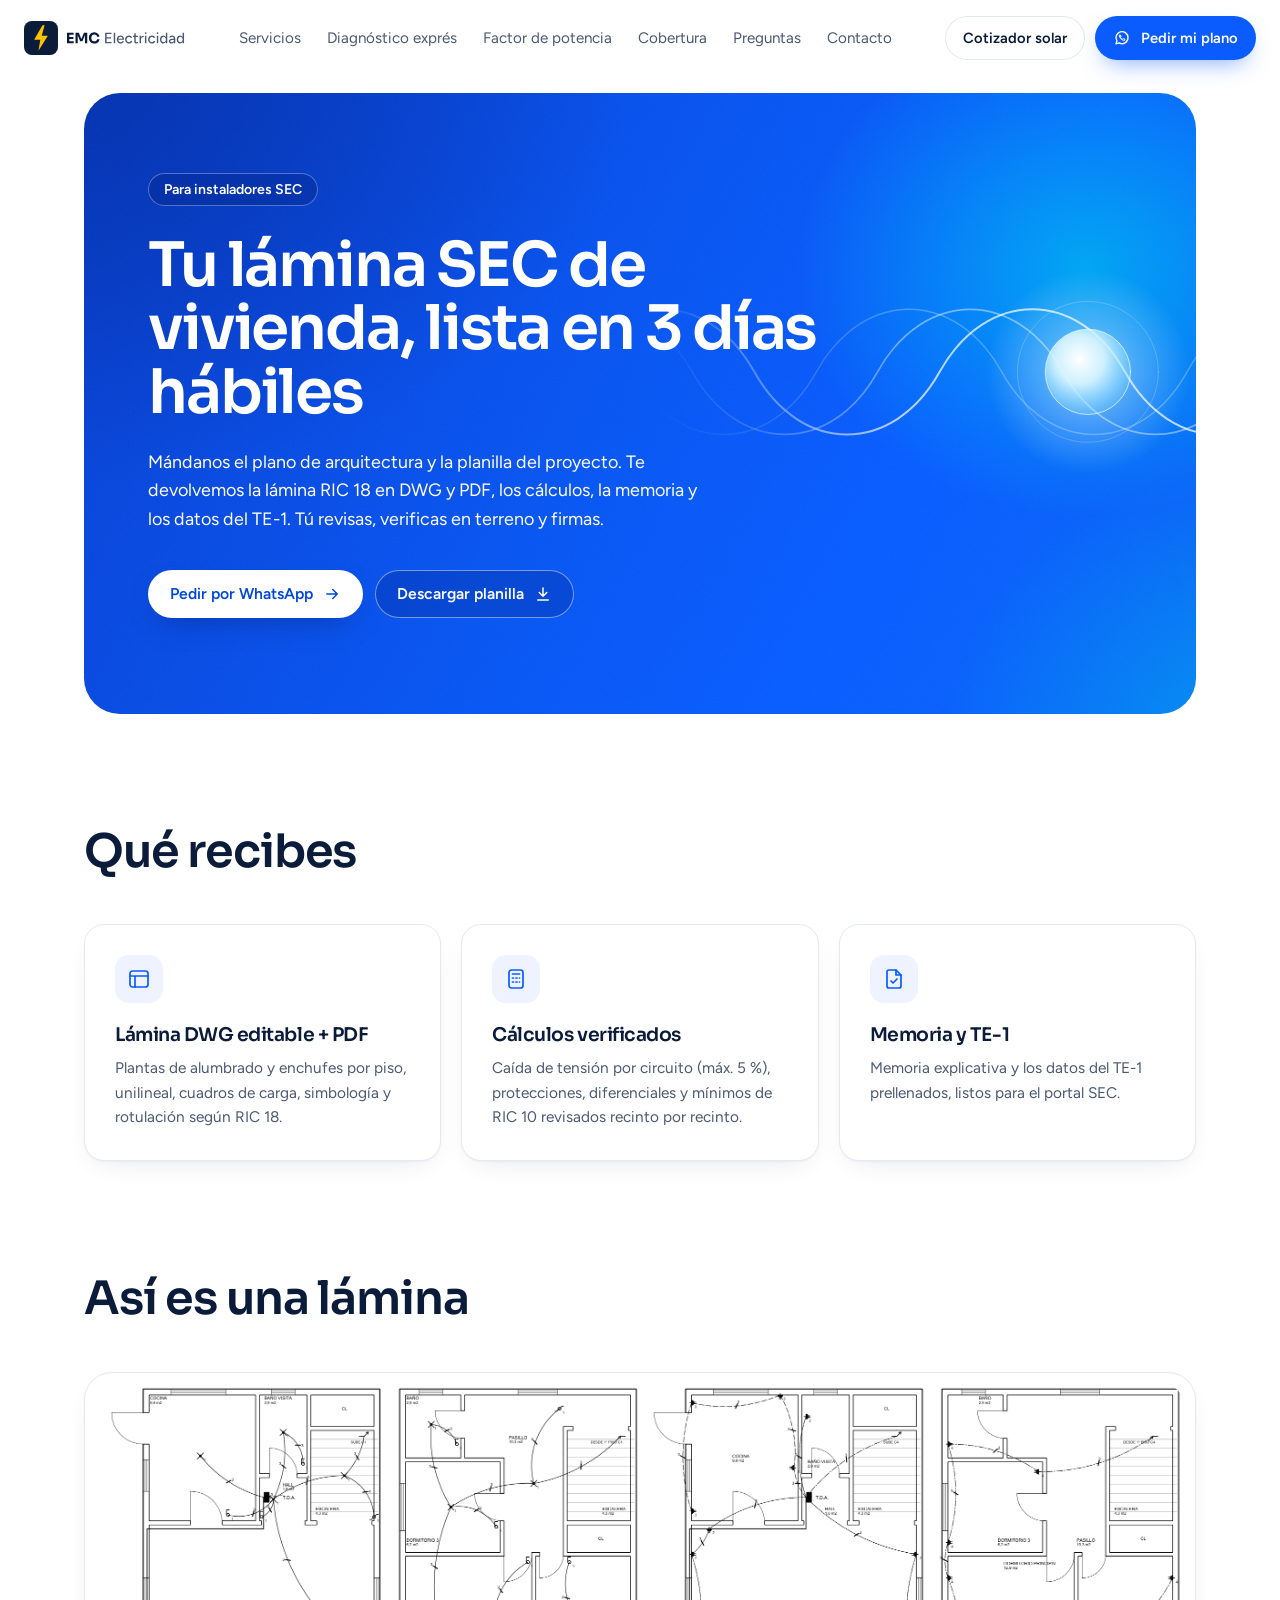
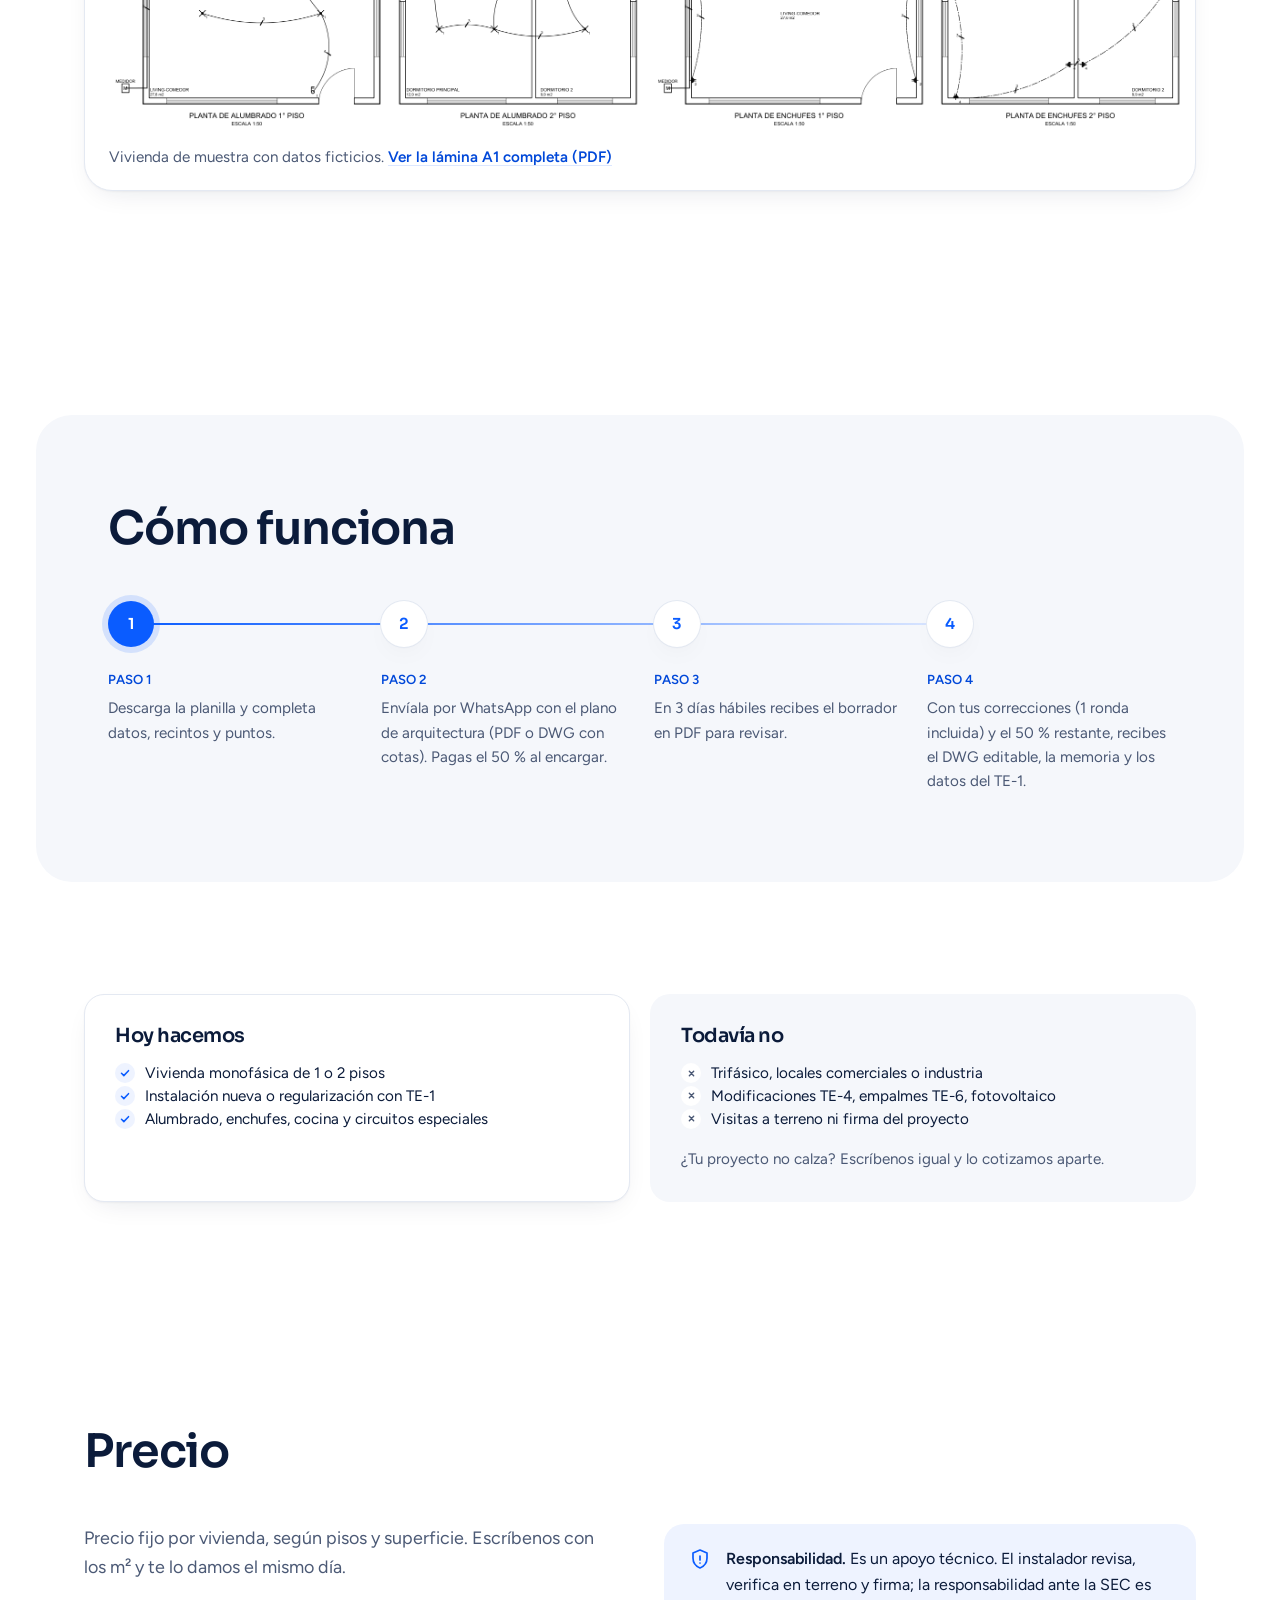
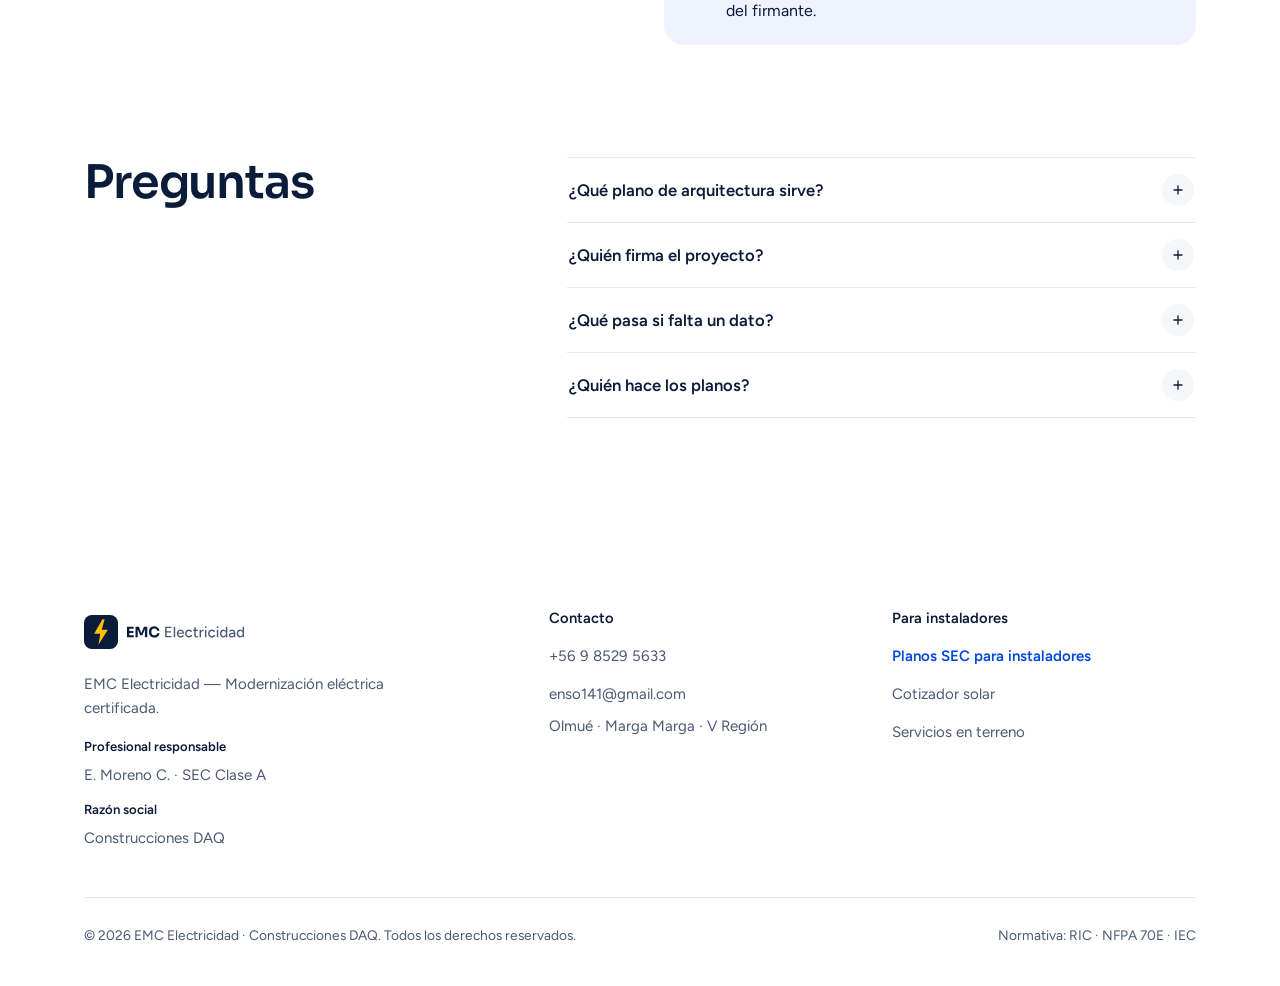
<file: instaladores.html>
<!doctype html>
<html lang="es-CL">
<head>
<meta charset="utf-8">
<meta name="viewport" content="width=device-width, initial-scale=1">
<title>Planos SEC para instaladores · EMC Electricidad</title>
<meta name="description" content="Lámina eléctrica SEC de vivienda (RIC 18), cálculos, memoria y datos del TE-1 listos en 3 días hábiles. Tú revisas, verificas en terreno y firmas.">
<meta name="theme-color" content="#FFFFFF">
<link rel="icon" type="image/svg+xml" href="assets/logo-emc-mark.svg">
<link rel="preconnect" href="https://fonts.googleapis.com">
<link rel="preconnect" href="https://fonts.gstatic.com" crossorigin>
<link href="https://fonts.googleapis.com/css2?family=Figtree:wght@400;600&family=Sora:wght@600&display=swap" rel="stylesheet">
<link rel="stylesheet" href="assets/emc.css">
<script>document.documentElement.classList.add('js')</script>
<style>
/* ── propios de la landing para instaladores ── */
.recibes{display:grid;grid-template-columns:repeat(3,minmax(0,1fr));gap:20px}
.recibes .card h3{font-size:1.18rem;margin:22px 0 10px}
.recibes .card p{color:var(--ink-2);font-size:.96rem}
.muestra{background:#fff;border:1px solid var(--line);border-radius:var(--r-lg);padding:12px;box-shadow:var(--sh-1)}
.muestra .fig-img{display:block;border-radius:18px;overflow:hidden;background:var(--surface)}
.muestra .fig-img img{display:block;width:100%;height:auto;transition:transform .5s var(--ease)}
.muestra .fig-img:hover img{transform:scale(1.01)}
.muestra figcaption{padding:16px 12px 8px;color:var(--ink-2);font-size:.95rem}
.muestra figcaption a{color:var(--blue-600);font-weight:600;text-decoration:underline;text-underline-offset:3px;text-decoration-color:var(--blue-100)}
.muestra figcaption a:hover{text-decoration-color:var(--blue-600)}
.paso-et{display:block;font-size:.82rem;font-weight:600;color:var(--blue-600);margin:22px 0 6px}
.alcance{display:grid;grid-template-columns:repeat(2,minmax(0,1fr));gap:20px}
.alcance h3{font-size:1.22rem;margin-bottom:16px}
.alcance .card>p{color:var(--ink-2);margin-top:16px;font-size:.95rem}
ul.lista.no li::before{background:var(--surface) url("data:image/svg+xml,%3Csvg xmlns='http://www.w3.org/2000/svg' viewBox='0 0 24 24' fill='none' stroke='%234B5975' stroke-width='2.6' stroke-linecap='round'%3E%3Cpath d='M8 8l8 8M16 8l-8 8'/%3E%3C/svg%3E") center/13px no-repeat}
.alcance .card.no{background:var(--surface);border-color:transparent;box-shadow:none}
.alcance .card.no ul.lista.no li::before{background-color:#fff}
.precio-grid{display:grid;grid-template-columns:minmax(0,1fr) minmax(0,1fr);gap:24px 48px;align-items:start}
.precio-grid .lead{font-size:1.12rem;color:var(--ink-2)}
.aviso{display:flex;gap:14px;align-items:flex-start;background:var(--blue-50);border-radius:var(--r);padding:22px 24px;color:var(--ink)}
.aviso svg{width:24px;height:24px;flex:none;color:var(--blue);margin-top:1px}
@media (max-width:900px){.recibes{grid-template-columns:minmax(0,1fr)}.precio-grid{grid-template-columns:minmax(0,1fr)}}
@media (max-width:700px){.alcance{grid-template-columns:minmax(0,1fr)}}
</style>
</head>
<body>

<header class="site-header">
  <div class="wrap nav">
    <a class="logo" href="index.html"><img src="assets/logo-emc.svg" alt="EMC Electricidad" width="162" height="34"></a>
    <nav class="links" id="navlinks" aria-label="Principal">
      <a href="index.html#servicios">Servicios</a>
      <a href="index.html#diagnostico">Diagnóstico exprés</a>
      <a href="index.html#factor">Factor de potencia</a>
      <a href="index.html#cobertura">Cobertura</a>
      <a href="index.html#faq">Preguntas</a>
      <a href="index.html#contacto">Contacto</a>
      <a class="solo-menu" href="cotizador-solar/">Cotizador solar</a>
    </nav>
    <div class="nav-cta">
      <a class="btn btn-ghost nav-solar" href="cotizador-solar/">Cotizador solar</a>
      <a class="btn btn-primary nav-wa" href="https://wa.me/56985295633?text=Hola%20EMC%2C%20quiero%20encargar%20un%20plano%20SEC%20de%20vivienda.%20Superficie%20aprox.%3A%20%20m2%2C%20pisos%3A%20" target="_blank" rel="noopener">
        <svg viewBox="0 0 24 24" fill="none" stroke="currentColor" stroke-width="1.8" stroke-linecap="round" stroke-linejoin="round" aria-hidden="true"><path d="M20 11.6a8 8 0 0 1-11.8 7l-4.2 1.2 1.2-4A8 8 0 1 1 20 11.6Z"/><path d="M9 9.2c.3 1.9 1.9 3.8 4 4.6l1.1-1.1 1.8.8-.4 1.7c-3.4.3-7.2-3.4-7.3-6.7l1.6-.6.9 1.8Z" stroke-width="1.2"/></svg>
        <span class="txt">Pedir mi plano</span>
      </a>
      <button class="menu-btn" id="burger" type="button" aria-label="Menú" aria-expanded="false" aria-controls="navlinks">
        <svg viewBox="0 0 24 24" fill="none" stroke="currentColor" stroke-width="1.8" stroke-linecap="round" aria-hidden="true"><path class="l1" d="M4 8h16"/><path class="l2" d="M4 16h16"/></svg>
      </button>
    </div>
  </div>
</header>

<main>
<section class="hero page-hero">
  <div class="wrap">
    <div class="hero-card">
      <svg class="phases" viewBox="0 0 720 420" aria-hidden="true" fill="none" stroke-linecap="round">
        <defs>
          <linearGradient id="fade" x1="0" y1="0" x2="1" y2="0"><stop offset=".12" stop-color="#fff" stop-opacity="0"/><stop offset=".5" stop-color="#fff" stop-opacity="1"/><stop offset="1" stop-color="#fff" stop-opacity="1"/></linearGradient>
          <mask id="m"><rect width="720" height="420" fill="url(#fade)"/></mask>
          <radialGradient id="orb" cx="40%" cy="35%" r="65%"><stop offset="0" stop-color="#fff"/><stop offset=".45" stop-color="#D8F6FF" stop-opacity=".9"/><stop offset="1" stop-color="#7FDBFF" stop-opacity=".25"/></radialGradient>
          <radialGradient id="orbHalo" cx="50%" cy="50%" r="50%"><stop offset="0" stop-color="#fff" stop-opacity=".5"/><stop offset="1" stop-color="#fff" stop-opacity="0"/></radialGradient>
        </defs>
        <g mask="url(#m)">
          <path class="p" d="M0 210c50-90 150-90 200 0s150 90 200 0s150-90 200 0s150 90 200 0s150-90 200 0s150 90 200 0s150-90 200 0s150 90 200 0" stroke="#fff" stroke-opacity=".7" stroke-width="2.2"/>
          <path class="p p2" d="M-67 210c50-90 150-90 200 0s150 90 200 0s150-90 200 0s150 90 200 0s150-90 200 0s150 90 200 0s150-90 200 0s150 90 200 0" stroke="#fff" stroke-opacity=".42" stroke-width="1.8"/>
          <path class="p p3" d="M-133 210c50-90 150-90 200 0s150 90 200 0s150-90 200 0s150 90 200 0s150-90 200 0s150 90 200 0s150-90 200 0s150 90 200 0" stroke="#fff" stroke-opacity=".26" stroke-width="1.6"/>
        </g>
        <circle cx="560" cy="210" r="110" fill="url(#orbHalo)"/>
        <circle class="orb" cx="560" cy="210" r="46" fill="url(#orb)" stroke="#fff" stroke-opacity=".7"/>
        <circle cx="560" cy="210" r="76" stroke="#fff" stroke-opacity=".22"/>
      </svg>
      <div class="hero-inner">
        <p class="chip">Para instaladores SEC</p>
        <h1>Tu lámina SEC de vivienda, lista en 3 días hábiles</h1>
        <p class="lead">Mándanos el plano de arquitectura y la planilla del proyecto. Te devolvemos la lámina RIC&nbsp;18 en DWG y PDF, los cálculos, la memoria y los datos del TE-1. Tú revisas, verificas en terreno y firmas.</p>
        <div class="hero-cta">
          <a class="btn btn-white" href="https://wa.me/56985295633?text=Hola%20EMC%2C%20quiero%20encargar%20un%20plano%20SEC%20de%20vivienda.%20Superficie%20aprox.%3A%20%20m2%2C%20pisos%3A%20" target="_blank" rel="noopener">Pedir por WhatsApp <svg viewBox="0 0 24 24" fill="none" stroke="currentColor" stroke-width="2" stroke-linecap="round" stroke-linejoin="round" aria-hidden="true"><path d="M5 12h14M13 6l6 6-6 6"/></svg></a>
          <a class="btn btn-glass" href="assets/maquila/planilla_pedido.xlsx" download>Descargar planilla <svg viewBox="0 0 24 24" fill="none" stroke="currentColor" stroke-width="2" stroke-linecap="round" stroke-linejoin="round" aria-hidden="true"><path d="M12 4v11M7 10l5 5 5-5M5 20h14"/></svg></a>
        </div>
      </div>
    </div>
  </div>
</section>

<section class="block">
  <div class="wrap">
    <div class="head rev"><div><h2>Qué recibes</h2></div></div>
    <div class="recibes">
      <div class="card rev"><span class="icon"><svg viewBox="0 0 24 24" fill="none" stroke="currentColor" stroke-width="1.7" stroke-linecap="round" stroke-linejoin="round" aria-hidden="true"><rect x="3" y="4" width="18" height="16" rx="2.5"/><path d="M3 9h18M8 9v11"/></svg></span><h3>Lámina DWG editable + PDF</h3><p>Plantas de alumbrado y enchufes por piso, unilineal, cuadros de carga, simbología y rotulación según RIC&nbsp;18.</p></div>
      <div class="card rev"><span class="icon"><svg viewBox="0 0 24 24" fill="none" stroke="currentColor" stroke-width="1.7" stroke-linecap="round" stroke-linejoin="round" aria-hidden="true"><rect x="5" y="3" width="14" height="18" rx="2.5"/><path d="M8.5 7h7M8.5 11h1M12 11h1M15.5 11h0M8.5 15h1M12 15h1M15.5 15h0"/></svg></span><h3>Cálculos verificados</h3><p>Caída de tensión por circuito (máx. 5 %), protecciones, diferenciales y mínimos de RIC 10 revisados recinto por recinto.</p></div>
      <div class="card rev"><span class="icon"><svg viewBox="0 0 24 24" fill="none" stroke="currentColor" stroke-width="1.7" stroke-linecap="round" stroke-linejoin="round" aria-hidden="true"><path d="M14 3H7a2 2 0 0 0-2 2v14a2 2 0 0 0 2 2h10a2 2 0 0 0 2-2V8l-5-5Z"/><path d="M14 3v5h5"/><path d="m9 14 2 2 4-4"/></svg></span><h3>Memoria y TE-1</h3><p>Memoria explicativa y los datos del TE-1 prellenados, listos para el portal SEC.</p></div>
    </div>
  </div>
</section>

<section class="block tight">
  <div class="wrap">
    <div class="head rev"><div><h2>Así es una lámina</h2></div></div>
    <figure class="muestra rev">
      <a class="fig-img" href="assets/maquila/muestra-plantas.png" target="_blank" rel="noopener"><img src="assets/maquila/muestra-plantas.png" alt="Plantas de alumbrado y enchufes de una vivienda de dos pisos: lámina de muestra" loading="lazy"></a>
      <figcaption>Vivienda de muestra con datos ficticios. <a href="assets/maquila/muestra-lamina.pdf" target="_blank" rel="noopener">Ver la lámina A1 completa (PDF)</a></figcaption>
    </figure>
  </div>
</section>

<section class="block">
  <div class="process-outer">
    <div class="process-wrap">
      <div class="wrap">
        <div class="head rev"><div><h2>Cómo funciona</h2></div></div>
        <ol class="steps">
          <li class="step rev"><span class="dot" aria-hidden="true">1</span><span class="paso-et">PASO 1</span><p>Descarga la planilla y completa datos, recintos y puntos.</p></li>
          <li class="step rev"><span class="dot" aria-hidden="true">2</span><span class="paso-et">PASO 2</span><p>Envíala por WhatsApp con el plano de arquitectura (PDF o DWG con cotas). Pagas el 50 % al encargar.</p></li>
          <li class="step rev"><span class="dot" aria-hidden="true">3</span><span class="paso-et">PASO 3</span><p>En 3 días hábiles recibes el borrador en PDF para revisar.</p></li>
          <li class="step rev"><span class="dot" aria-hidden="true">4</span><span class="paso-et">PASO 4</span><p>Con tus correcciones (1 ronda incluida) y el 50 % restante, recibes el DWG editable, la memoria y los datos del TE-1.</p></li>
        </ol>
      </div>
    </div>
  </div>
</section>

<section class="block tight">
  <div class="wrap alcance">
    <div class="card rev"><h3>Hoy hacemos</h3><ul class="lista">
      <li>Vivienda monofásica de 1 o 2 pisos</li>
      <li>Instalación nueva o regularización con TE-1</li>
      <li>Alumbrado, enchufes, cocina y circuitos especiales</li></ul></div>
    <div class="card no rev"><h3>Todavía no</h3><ul class="lista no">
      <li>Trifásico, locales comerciales o industria</li>
      <li>Modificaciones TE-4, empalmes TE-6, fotovoltaico</li>
      <li>Visitas a terreno ni firma del proyecto</li></ul>
      <p>¿Tu proyecto no calza? Escríbenos igual y lo cotizamos aparte.</p></div>
  </div>
</section>

<section class="block">
  <div class="wrap">
    <div class="head rev"><div><h2>Precio</h2></div></div>
    <div class="precio-grid rev">
      <p class="lead">Precio fijo por vivienda, según pisos y superficie. Escríbenos con los m² y te lo damos el mismo día.</p>
      <div class="aviso"><svg viewBox="0 0 24 24" fill="none" stroke="currentColor" stroke-width="1.7" stroke-linecap="round" stroke-linejoin="round" aria-hidden="true"><path d="M12 3 5 6v5c0 4.4 3 8.3 7 10 4-1.7 7-5.6 7-10V6l-7-3Z"/><path d="M12 9v4M12 16h.01"/></svg><p><strong>Responsabilidad.</strong> Es un apoyo técnico. El instalador revisa, verifica en terreno y firma; la responsabilidad ante la SEC es del firmante.</p></div>
    </div>
  </div>
</section>

<section class="block tight">
  <div class="wrap faq-grid">
    <div class="head rev"><div><h2>Preguntas</h2></div></div>
    <div class="faq rev">
      <details><summary>¿Qué plano de arquitectura sirve?</summary><p>Un PDF con cotas legibles o un DWG. Si solo tienes un croquis a mano, escríbenos antes: se puede, pero toma más tiempo.</p></details>
      <details><summary>¿Quién firma el proyecto?</summary><p>Tú, como instalador del proyecto. Nosotros entregamos el apoyo técnico; la verificación en terreno y la declaración ante la SEC son tuyas.</p></details>
      <details><summary>¿Qué pasa si falta un dato?</summary><p>Te avisamos el mismo día con la lista exacta de lo que falta. Los 3 días hábiles corren desde que la planilla está completa.</p></details>
      <details><summary>¿Quién hace los planos?</summary><p>Edinson Moreno Carrasco, ingeniero en electricidad y electrónica e instalador eléctrico SEC Clase&nbsp;A, con un proceso propio que verifica cada lámina contra RIC&nbsp;03, RIC&nbsp;10 y RIC&nbsp;18 antes de entregarla.</p></details>
    </div>
  </div>
</section>
</main>

<footer class="site-footer">
  <div class="wrap">
    <div class="foot">
      <div>
        <a class="logo" href="index.html"><img src="assets/logo-emc.svg" alt="EMC Electricidad" width="162" height="34" loading="lazy"></a>
        <p class="about">EMC Electricidad — Modernización eléctrica certificada.</p>
        <dl>
          <dt>Profesional responsable</dt><dd>E. Moreno C. · SEC Clase A</dd>
          <dt>Razón social</dt><dd>Construcciones DAQ</dd>
        </dl>
      </div>
      <div>
        <h2 class="foot-h">Contacto</h2>
        <ul>
          <li><a href="https://wa.me/56985295633" target="_blank" rel="noopener">+56&nbsp;9&nbsp;8529&nbsp;5633</a></li>
          <li><a href="mailto:enso141@gmail.com">enso141@gmail.com</a></li>
          <li>Olmué · Marga Marga · V Región</li>
        </ul>
      </div>
      <div>
        <h2 class="foot-h">Para instaladores</h2>
        <ul>
          <li><a class="destacado" href="instaladores.html" aria-current="page">Planos SEC para instaladores</a></li>
          <li><a href="cotizador-solar/">Cotizador solar</a></li>
          <li><a href="index.html">Servicios en terreno</a></li>
        </ul>
      </div>
    </div>
    <div class="legal">
      <span>© 2026 EMC Electricidad · Construcciones DAQ. Todos los derechos reservados.</span>
      <span>Normativa: RIC · NFPA 70E · IEC</span>
    </div>
  </div>
</footer>

<script>
/* ── cabecera: menú completo si cabe; si no (o bajo 900 px), menú compacto ── */
(function(){
  const cab = document.querySelector('.site-header'), nav = cab.querySelector('.nav');
  const links = document.getElementById('navlinks'), burger = document.getElementById('burger');
  const angosto = matchMedia('(max-width: 900px)');
  function menu(abrir){ links.classList.toggle('abierto', abrir); burger.setAttribute('aria-expanded', abrir ? 'true' : 'false'); }
  function desborda(){ return nav.scrollWidth > nav.clientWidth + 1 || links.scrollWidth > links.clientWidth + 1; }
  function ajustar(){
    const abierto = links.classList.contains('abierto');
    cab.classList.remove('compacta');
    if(angosto.matches || desborda()) cab.classList.add('compacta');
    if(!cab.classList.contains('compacta') && abierto) menu(false);
  }
  let raf; addEventListener('resize', () => { cancelAnimationFrame(raf); raf = requestAnimationFrame(ajustar); });
  ajustar(); if(document.fonts) document.fonts.ready.then(ajustar);
  burger.addEventListener('click', () => menu(!links.classList.contains('abierto')));
  links.querySelectorAll('a').forEach(a => a.addEventListener('click', () => menu(false)));
  addEventListener('keydown', e => { if(e.key === 'Escape' && links.classList.contains('abierto')){ menu(false); burger.focus(); } });
  addEventListener('scroll', () => cab.classList.toggle('scrolled', scrollY > 8), {passive:true});
})();
/* ── aparición al scroll (sin JS todo se ve) ── */
(function(){
  if(!('IntersectionObserver' in window) || matchMedia('(prefers-reduced-motion: reduce)').matches) return;
  const io = new IntersectionObserver(es => es.forEach(e => {
    if(e.isIntersecting){ e.target.classList.remove('pend'); io.unobserve(e.target); }
  }), {threshold:.12, rootMargin:'0px 0px -40px 0px'});
  document.querySelectorAll('.rev').forEach(el => { if(el.getBoundingClientRect().top > innerHeight){ el.classList.add('pend'); io.observe(el); } });
})();
</script>
</body>
</html>
</file>
<file: assets/emc.css>
/* ══════════════════════════════════════════════════════════════
   EMC Electricidad · hoja compartida
   Corporativo moderno: portada con degradado (B) + superficies
   blancas y grises, tarjetas limpias y jerarquía tranquila (A).
   Sora 600 para títulos · Figtree 400/600 para el texto.
   ══════════════════════════════════════════════════════════════ */
:root{
  --bg:#FFFFFF;
  --surface:#F5F7FB;
  --line:#E4E9F2;
  --ink:#0B1B3A;
  --ink-2:#4B5975;
  --blue:#0A5CFF;
  --blue-600:#0048D9;
  --blue-50:#EEF3FF;
  --blue-100:#DCE7FF;
  --cyan:#00B8F0;            /* solo dentro de degradados */
  --sec:#FFC000;             /* solo en la insignia «SEC Clase A» */

  --r-sm:12px;
  --r:20px;
  --r-lg:28px;
  --r-xl:36px;
  --pill:999px;

  --sh-1:0 1px 2px rgba(11,27,58,.04),0 10px 30px -14px rgba(11,27,58,.14);
  --sh-2:0 2px 4px rgba(11,27,58,.04),0 28px 56px -24px rgba(10,92,255,.32);
  --glass:rgba(255,255,255,.84);

  --maxw:1160px;
  --gutter:24px;
  --display:'Sora',ui-sans-serif,system-ui,sans-serif;
  --body:'Figtree',ui-sans-serif,system-ui,sans-serif;
  --ease:cubic-bezier(.2,.8,.2,1);
}
*,*::before,*::after{box-sizing:border-box}
*{margin:0;padding:0}
html{scroll-behavior:smooth;-webkit-text-size-adjust:100%;scroll-padding-top:88px}
body{font-family:var(--body);font-weight:400;font-size:1rem;color:var(--ink);background:var(--bg);line-height:1.6;
  -webkit-font-smoothing:antialiased;overflow-x:hidden}
a{color:inherit;text-decoration:none}
img,svg{display:block;max-width:100%}
b,strong{font-weight:600}
button,input,select,textarea{font:inherit;color:inherit}
h1,h2,h3,h4{font-family:var(--display);font-weight:600;letter-spacing:-.025em;line-height:1.1}
.wrap{max-width:var(--maxw);margin:0 auto;padding:0 var(--gutter)}
:focus-visible{outline:2px solid var(--blue);outline-offset:3px;border-radius:8px}
.sr-only{position:absolute;width:1px;height:1px;padding:0;margin:-1px;overflow:hidden;clip:rect(0,0,0,0);white-space:nowrap;border:0}
::selection{background:var(--blue-100);color:var(--ink)}
@media (max-width:560px){:root{--gutter:16px}}

/* ─── botones ─── */
.btn{display:inline-flex;align-items:center;justify-content:center;gap:10px;min-height:48px;padding:13px 22px;border-radius:var(--pill);
  border:0;cursor:pointer;font-family:var(--body);font-weight:600;font-size:.98rem;line-height:1.25;text-align:center;
  transition:transform .2s ease,box-shadow .2s ease,background-color .2s ease,color .2s ease}
.btn svg{width:18px;height:18px;flex:none}
.btn-primary{background:var(--blue);color:#fff;box-shadow:0 10px 24px -10px rgba(10,92,255,.6)}
.btn-primary:hover{background:var(--blue-600);transform:translateY(-1px);box-shadow:0 16px 32px -12px rgba(10,92,255,.7)}
.btn-ghost{background:var(--bg);color:var(--ink);box-shadow:inset 0 0 0 1px var(--line)}
.btn-ghost:hover{box-shadow:inset 0 0 0 1px var(--blue-100);color:var(--blue)}
.btn-white{background:#fff;color:var(--blue-600);box-shadow:0 12px 30px -14px rgba(0,20,80,.5)}
.btn-white:hover{transform:translateY(-1px);box-shadow:0 16px 34px -14px rgba(0,20,80,.6)}
.btn-glass{background:rgba(4,30,120,.24);color:#fff;box-shadow:inset 0 0 0 1px rgba(255,255,255,.45);
  -webkit-backdrop-filter:blur(8px);backdrop-filter:blur(8px)}
.btn-glass:hover{background:rgba(4,30,120,.38)}
.btn-block{width:100%}
.link-arrow{display:inline-flex;align-items:center;gap:8px;min-height:44px;font-weight:600;color:var(--blue)}
.link-arrow svg{width:18px;height:18px;transition:transform .2s ease}
.link-arrow:hover svg{transform:translateX(3px)}

/* ─── cabecera ─── */
.site-header{position:sticky;top:0;z-index:50;background:rgba(255,255,255,.88);
  -webkit-backdrop-filter:saturate(1.6) blur(14px);backdrop-filter:saturate(1.6) blur(14px);
  border-bottom:1px solid transparent;transition:border-color .2s}
.site-header.scrolled{border-bottom-color:var(--line)}
.site-header .wrap{max-width:1280px}
.nav{position:relative;display:flex;align-items:center;justify-content:space-between;gap:24px;height:76px}
.logo{display:flex;align-items:center;flex:none;min-height:44px}
.logo img{height:34px;width:auto}
.links{display:flex;align-items:center;gap:26px;min-width:0}
.links a{display:inline-flex;align-items:center;min-height:44px;font-size:.95rem;color:var(--ink-2);white-space:nowrap;transition:color .2s}
.links a:hover,.links a[aria-current="page"]{color:var(--blue)}
.links .solo-menu{display:none}
.nav-cta{display:flex;align-items:center;gap:10px;flex:none}
.nav-cta .btn{min-height:44px;padding:10px 18px;font-size:.92rem}
.nav-cta .nav-wa svg{width:18px;height:18px}
.menu-btn{display:none;width:44px;height:44px;border-radius:var(--r-sm);border:1px solid var(--line);background:#fff;color:var(--ink);
  cursor:pointer;align-items:center;justify-content:center}
.menu-btn svg{width:20px;height:20px}
.menu-btn .l1,.menu-btn .l2{transition:transform .25s var(--ease);transform-origin:12px 12px}
.menu-btn[aria-expanded="true"] .l1{transform:translateY(4px) rotate(45deg)}
.menu-btn[aria-expanded="true"] .l2{transform:translateY(-4px) rotate(-45deg)}

@media (max-width:1239px){
  .nav-cta .nav-solar{display:none}
}
@media (max-width:1100px){
  .nav{gap:16px}
  .links{gap:18px}
  .links a{font-size:.9rem}
  .nav-cta .nav-wa{width:44px;padding:0}
  .nav-cta .nav-wa .txt{position:absolute;width:1px;height:1px;overflow:hidden;clip:rect(0,0,0,0);white-space:nowrap}
  .logo img{height:30px}
}
/* menú compacto: lo activa JS (≤ 900 px o si la barra no cabe) */
.site-header.compacta .menu-btn{display:inline-flex}
.site-header.compacta .links{display:none;position:absolute;top:100%;left:calc(-1 * var(--gutter));right:calc(-1 * var(--gutter));
  flex-direction:column;align-items:stretch;gap:0;background:#fff;border-bottom:1px solid var(--line);
  box-shadow:0 24px 40px -24px rgba(11,27,58,.25);padding:8px var(--gutter) 18px;max-height:calc(100vh - 64px);overflow-y:auto}
.site-header.compacta .links.abierto{display:flex}
.site-header.compacta .links a{min-height:52px;font-size:1.02rem;color:var(--ink);border-bottom:1px solid var(--line)}
.site-header.compacta .links a:last-child{border-bottom:0}
.site-header.compacta .links .solo-menu{display:inline-flex}
.site-header.compacta .nav-cta .nav-solar{display:none}
.site-header.compacta .nav-cta .nav-wa{width:auto;padding:10px 18px}
.site-header.compacta .nav-cta .nav-wa .txt{position:static;width:auto;height:auto;overflow:visible;clip:auto}
@media (max-width:900px){
  .nav{height:68px}
  .logo img{height:30px}
}
@media (max-width:479px){
  .site-header.compacta .nav-cta .nav-wa{width:44px;padding:0}
  .site-header.compacta .nav-cta .nav-wa .txt{position:absolute;width:1px;height:1px;overflow:hidden;clip:rect(0,0,0,0)}
  .nav-cta{gap:8px}
  .logo img{height:28px}
}
/* sin JS: bajo 900 px los enlaces pasan a una segunda fila desplazable (nunca desbordan) */
@media (max-width:900px){
  html:not(.js) .nav{flex-wrap:wrap;height:auto;padding:10px 0 0;row-gap:0}
  html:not(.js) .links{order:3;flex:1 0 100%;overflow-x:auto;gap:20px;padding-bottom:4px}
}

/* ─── portada (B) ─── */
.hero{padding:16px 0 0}
.hero-card{position:relative;overflow:hidden;isolation:isolate;border-radius:var(--r-xl);color:#fff;padding:88px 64px 156px;
  background:
    radial-gradient(36% 56% at 90% 28%,rgba(0,184,240,.78) 0%,rgba(0,184,240,0) 72%),
    radial-gradient(38% 60% at 104% 104%,rgba(0,184,240,.5) 0%,rgba(0,184,240,0) 70%),
    radial-gradient(70% 90% at 0% 0%,#0633B0 0%,rgba(6,51,176,0) 70%),
    linear-gradient(118deg,#0A3FD0 0%,#0A55F2 48%,#0A5CFF 72%,#0B66F4 100%)}
.hero-card::after{content:"";position:absolute;inset:0;z-index:-1;opacity:.32;mix-blend-mode:soft-light;pointer-events:none;
  background-image:url("data:image/svg+xml,%3Csvg xmlns='http://www.w3.org/2000/svg' width='160' height='160'%3E%3Cfilter id='n'%3E%3CfeTurbulence type='fractalNoise' baseFrequency='.9' numOctaves='2' stitchTiles='stitch'/%3E%3C/filter%3E%3Crect width='100%25' height='100%25' filter='url(%23n)' opacity='.6'/%3E%3C/svg%3E")}
.hero-inner{position:relative;z-index:2;max-width:760px}
.chip{display:inline-flex;align-items:center;gap:10px;padding:6px 14px 6px 6px;border-radius:var(--pill);background:rgba(4,30,120,.28);
  box-shadow:inset 0 0 0 1px rgba(255,255,255,.32);font-size:.88rem;font-weight:600;line-height:1.35;-webkit-backdrop-filter:blur(8px);backdrop-filter:blur(8px)}
.chip:not(:has(.badge-sec)){padding:7px 16px}
.badge-sec{display:inline-flex;align-items:center;justify-content:center;flex:none;height:24px;padding:0 10px;border-radius:var(--pill);
  background:var(--sec);color:var(--ink);font-size:.76rem;font-weight:600;letter-spacing:.01em;white-space:nowrap}
.hero h1{font-size:clamp(2.45rem,5.6vw,4.6rem);letter-spacing:-.035em;line-height:1.03;margin:28px 0 24px;max-width:13ch}
.hero h1 em{font-style:normal}
.hero .lead{font-size:clamp(1.04rem,1.4vw,1.18rem);max-width:52ch;color:#fff}
.hero-cta{display:flex;flex-wrap:wrap;align-items:center;gap:12px;margin-top:36px}
.hero-cta .link-arrow{color:#fff;padding:0 8px}
.hero-checks{display:flex;flex-wrap:wrap;gap:8px 24px;margin-top:30px;list-style:none;font-size:.93rem;font-weight:600}
.hero-checks li{display:flex;align-items:center;gap:8px}
.hero-checks svg{width:18px;height:18px;flex:none}

.phases{position:absolute;z-index:1;right:-40px;top:50%;transform:translateY(-58%);width:60%;max-width:720px;pointer-events:none}
.phases .p{animation:drift 16s linear infinite}
.phases .p2{animation-duration:19s}
.phases .p3{animation-duration:23s}
@keyframes drift{to{transform:translateX(-400px)}}
.orb{animation:breathe 5s ease-in-out infinite;transform-origin:center;transform-box:fill-box}
@keyframes breathe{50%{transform:scale(1.07)}}

/* KPIs: chips de vidrio montados sobre el borde inferior de la portada */
.kpis{position:relative;z-index:3;display:grid;grid-template-columns:repeat(4,minmax(0,1fr));gap:16px;margin:-84px 40px 0;list-style:none}
.kpi{background:var(--glass);-webkit-backdrop-filter:blur(18px) saturate(1.5);backdrop-filter:blur(18px) saturate(1.5);
  border:1px solid rgba(255,255,255,.9);border-radius:var(--r);padding:24px 24px 22px;box-shadow:var(--sh-2);transition:transform .25s var(--ease)}
.kpi:hover{transform:translateY(-3px)}
.kpi .num{font-family:var(--display);font-weight:600;font-size:clamp(1.8rem,3vw,2.5rem);letter-spacing:-.04em;line-height:1;color:var(--ink)}
.kpi .num i{font-style:normal;color:var(--blue)}
.kpi p{margin-top:10px;font-size:.92rem;color:var(--ink-2);line-height:1.45}

@media (max-width:900px){
  .hero-card{padding:56px 32px 150px;
    background:
      radial-gradient(70% 34% at 100% 100%,rgba(0,184,240,.5) 0%,rgba(0,184,240,0) 72%),
      radial-gradient(90% 60% at 0% 0%,#0633B0 0%,rgba(6,51,176,0) 70%),
      linear-gradient(160deg,#0A3FD0 0%,#0A50EC 55%,#0A5CFF 100%)}
  .phases{display:none}
  .kpis{grid-template-columns:repeat(2,minmax(0,1fr));margin:-104px 16px 0}
}
@media (max-width:560px){
  .hero{padding-top:8px}
  .hero .wrap{padding:0 10px}
  .hero-card{padding:40px 22px 132px;border-radius:28px}
  .hero-cta .btn{width:100%}
  .hero-cta .link-arrow{width:100%;justify-content:center}
  .kpis{gap:10px;margin:-96px 8px 0}
  .kpi{padding:18px 16px;border-radius:18px}
  .kpi p{font-size:.85rem}
}

/* ─── cinta: un riel suave de píldoras ─── */
.cinta{margin:56px 0 0;overflow:hidden}
html.js .cinta.mueve{-webkit-mask-image:linear-gradient(90deg,transparent,#000 8%,#000 92%,transparent);
          mask-image:linear-gradient(90deg,transparent,#000 8%,#000 92%,transparent)}
.cinta-pista{display:flex;flex-wrap:wrap;justify-content:center;gap:10px;list-style:none;padding:4px var(--gutter)}
.cinta-pista li{display:inline-flex;align-items:center;gap:10px;padding:9px 16px;border-radius:var(--pill);background:var(--surface);
  color:var(--ink-2);font-size:.9rem;font-weight:600;white-space:nowrap}
.cinta-pista li::before{content:"";width:6px;height:6px;border-radius:50%;background:var(--blue);opacity:.7}
html.js .cinta.mueve .cinta-pista{flex-wrap:nowrap;justify-content:flex-start;width:max-content;padding:4px 0;animation:cinta 48s linear infinite}
html.js .cinta.mueve .cinta-pista{gap:0}
html.js .cinta.mueve .cinta-pista li{margin-right:10px}
html.js .cinta.mueve:hover .cinta-pista{animation-play-state:paused}
@keyframes cinta{to{transform:translateX(-50%)}}

/* ─── secciones ─── */
.block{padding:112px 0}
.block.tight{padding-top:0}
.head{display:flex;justify-content:space-between;align-items:flex-end;gap:24px 48px;margin-bottom:48px;flex-wrap:wrap}
.head>div{max-width:560px}
.eyebrow{display:inline-block;color:var(--blue);font-weight:600;font-size:.9rem;margin-bottom:14px}
.head h2,.h2{font-size:clamp(1.95rem,3.6vw,2.9rem)}
.head h2{max-width:18ch}
.head>p,.head .sub{color:var(--ink-2);max-width:46ch}
.head.stack{display:block}
.head.stack>p{margin-top:16px}
@media (max-width:700px){.block{padding:80px 0}.head{margin-bottom:36px}}

/* ─── servicios: tarjetas A ─── */
.services{display:grid;grid-template-columns:repeat(3,minmax(0,1fr));gap:20px;grid-auto-flow:row dense}
.card{position:relative;display:flex;flex-direction:column;background:#fff;border:1px solid var(--line);border-radius:var(--r);padding:30px;
  box-shadow:var(--sh-1);transition:transform .25s ease,box-shadow .25s ease,border-color .25s ease}
.svc:hover{transform:translateY(-4px);box-shadow:var(--sh-2);border-color:var(--blue-100)}
.icon{width:48px;height:48px;border-radius:14px;background:var(--blue-50);color:var(--blue);display:grid;place-items:center;flex:none;transition:background .25s,color .25s}
.icon svg{width:24px;height:24px}
.svc:hover .icon,.svc.abierto .icon{background:var(--blue);color:#fff}
.svc-top{display:flex;align-items:flex-start;justify-content:space-between;gap:12px}
.cod{display:inline-flex;align-items:center;height:26px;padding:0 10px;border-radius:var(--pill);background:var(--blue-50);color:var(--blue-600);font-size:.8rem;font-weight:600}
.svc h3{font-size:1.22rem;letter-spacing:-.02em;margin:22px 0 10px}
.svc .resuelve{color:var(--ink-2);font-size:.96rem}
.svc-det{margin-top:auto;padding-top:24px}
.svc-det>summary{list-style:none;cursor:pointer;display:flex;align-items:flex-end;justify-content:space-between;gap:12px;border-radius:14px}
.svc-det>summary::-webkit-details-marker{display:none}
.desde small{display:block;color:var(--ink-2);font-size:.82rem}
.desde b{display:block;font-family:var(--display);font-weight:600;font-size:1.45rem;letter-spacing:-.02em;line-height:1.2}
.ver{display:inline-flex;align-items:center;gap:10px;min-height:44px;font-size:.88rem;font-weight:600;color:var(--ink-2);white-space:nowrap}
.go{width:44px;height:44px;border-radius:50%;display:grid;place-items:center;background:var(--surface);color:var(--ink);flex:none;
  transition:background .25s,color .25s,transform .3s var(--ease)}
.go svg{width:18px;height:18px}
.svc:hover .go{background:var(--blue);color:#fff}
.svc-det>summary:hover .ver{color:var(--blue)}
.svc-det[open] .go{background:var(--blue);color:#fff;transform:rotate(90deg)}
.svc-det .ver .cerrar{display:none}
.svc-det[open] .ver .abrir{display:none}
.svc-det[open] .ver .cerrar{display:inline}
.svc-body{display:grid;grid-template-columns:minmax(0,1.15fr) minmax(0,.85fr);gap:24px 36px;margin-top:24px;padding-top:24px;border-top:1px solid var(--line)}
.svc-body ul.lista{list-style:none;display:grid;gap:10px;align-content:start}
ul.lista li{display:flex;gap:10px;font-size:.95rem;line-height:1.5}
ul.lista li::before{content:"";flex:none;width:20px;height:20px;margin-top:1px;border-radius:50%;
  background:var(--blue-50) url("data:image/svg+xml,%3Csvg xmlns='http://www.w3.org/2000/svg' viewBox='0 0 24 24' fill='none' stroke='%230A5CFF' stroke-width='2.6' stroke-linecap='round' stroke-linejoin='round'%3E%3Cpath d='m6 12.5 4 4L18 8'/%3E%3C/svg%3E") center/14px no-repeat}
.tiers{border:1px solid var(--line);border-radius:16px;overflow:hidden;font-size:.92rem;align-self:start}
.tiers .fila{display:grid;grid-template-columns:minmax(0,1fr) auto;gap:12px;align-items:center;padding:12px 16px}
.tiers .fila+.fila{border-top:1px solid var(--line)}
.tiers .fila:nth-child(odd){background:var(--surface)}
.tiers small{display:block;color:var(--ink-2);font-size:.82rem}
.tiers b{font-family:var(--display);font-weight:600;white-space:nowrap;letter-spacing:-.01em}
.cta-fila{grid-column:1/-1;display:flex;flex-wrap:wrap;gap:12px}
/* al abrir, la tarjeta ocupa la fila completa y su detalle se lee en dos columnas */
.services .svc.abierto,.services .svc:has(>.svc-det[open]){grid-column:1/-1;border-color:var(--blue-100);box-shadow:var(--sh-2)}
.services .svc.abierto:hover,.services .svc:has(>.svc-det[open]):hover{transform:none}
.card.nota{background:var(--surface);border-color:transparent;box-shadow:none}
.card.nota .icon{background:#fff}
.card.nota h3{font-size:1.22rem;margin:0 0 10px}
.precios{list-style:none;display:grid;gap:0;font-size:.93rem}
.precios li{display:flex;justify-content:space-between;gap:12px;padding:7px 0;border-bottom:1px solid var(--line)}
.precios li:last-child{border-bottom:0}
.precios li b{white-space:nowrap;text-align:right}
.card.nota .iva{color:var(--ink-2);font-size:.88rem;margin:10px 0 18px}
.card.nota .btn{margin-top:auto;align-self:flex-start}
@media (max-width:980px){.services{grid-template-columns:repeat(2,minmax(0,1fr))}}
@media (max-width:700px){
  .services{grid-template-columns:minmax(0,1fr)}
  .card{padding:24px}
  .svc-body{grid-template-columns:minmax(0,1fr)}
}

/* ─── diagnóstico exprés ─── */
.diag{background:var(--surface);border-radius:var(--r-lg);padding:clamp(24px,4vw,48px)}
.diag-progreso{display:flex;gap:8px;margin-bottom:28px}
.diag-progreso i{flex:1;height:6px;border-radius:6px;background:var(--blue-100);transition:background .3s}
.diag-progreso i.on{background:var(--blue)}
.diag h3{font-size:clamp(1.3rem,2.4vw,1.7rem);margin-bottom:22px;outline:none}
.diag-ops{display:grid;grid-template-columns:repeat(auto-fill,minmax(min(100%,280px),1fr));gap:12px}
.diag-op{display:block;width:100%;min-height:56px;background:#fff;border:1px solid var(--line);border-radius:16px;padding:16px 18px;cursor:pointer;
  text-align:left;font-weight:600;font-size:.98rem;line-height:1.35;color:var(--ink);box-shadow:var(--sh-1);
  transition:border-color .2s,transform .2s var(--ease),box-shadow .2s}
.diag-op:hover{border-color:var(--blue-100);transform:translateY(-2px);box-shadow:var(--sh-2)}
.diag-op small{display:block;color:var(--ink-2);font-weight:400;font-size:.86rem;margin-top:4px}
.diag-atras{display:inline-flex;align-items:center;min-height:44px;margin-top:16px;background:none;border:0;cursor:pointer;color:var(--ink-2);font-weight:600;font-size:.92rem}
.diag-atras:hover{color:var(--blue)}
.diag-res .veredicto{display:flex;align-items:flex-start;gap:16px;background:#fff;border:1px solid var(--blue-100);border-radius:20px;padding:22px;box-shadow:var(--sh-1);margin-bottom:20px}
.diag-res .veredicto .cod{height:32px;padding:0 12px;font-size:.9rem;background:var(--blue);color:#fff}
.v-nom{display:block;font-family:var(--display);font-weight:600;font-size:1.2rem;letter-spacing:-.02em;outline:none}
.v-desde{display:block;color:var(--blue-600);font-weight:600;margin-top:4px}
.v-tip{color:var(--ink-2);font-size:.95rem;margin-top:8px}
.v-resumen{color:var(--ink-2);font-size:.95rem;margin-bottom:20px;max-width:70ch}
.v-resumen b{color:var(--ink)}
.v-acciones{display:flex;flex-wrap:wrap;gap:12px}
@media (max-width:560px){.v-acciones .btn{width:100%}.diag-res .veredicto{flex-direction:column;gap:12px}}

/* ─── factor de potencia ─── */
.fp-grid{display:grid;grid-template-columns:minmax(0,1.1fr) minmax(0,.9fr);gap:20px;align-items:stretch}
.fp-calc{padding:clamp(24px,3.4vw,40px)}
.fp-calc label{display:block;font-weight:600;font-size:.95rem}
.campo-num{display:flex;align-items:center;gap:8px;margin:12px 0 22px;padding:0 16px;min-height:56px;background:var(--surface);border:1px solid var(--line);border-radius:14px;transition:border-color .2s,box-shadow .2s}
.campo-num:focus-within{border-color:var(--blue);box-shadow:0 0 0 4px var(--blue-50)}
.campo-num span{color:var(--ink-2);font-weight:600}
.campo-num input{flex:1;min-width:0;border:0;background:transparent;outline:none;font-size:1.15rem;font-weight:600;padding:14px 0}
.fp-out{display:grid;grid-template-columns:repeat(3,minmax(0,1fr));gap:12px}
.fp-kpi{background:var(--blue-50);border-radius:16px;padding:16px}
.fp-kpi .v{font-family:var(--display);font-weight:600;font-size:clamp(1.05rem,1.8vw,1.3rem);letter-spacing:-.02em;color:var(--blue-600);line-height:1.2;overflow-wrap:anywhere}
.fp-kpi .k{font-size:.84rem;color:var(--ink-2);margin-top:6px;line-height:1.4}
.fp-calc .btn{margin-top:22px}
.fp-nota{color:var(--ink-2);font-size:.86rem;margin-top:18px;line-height:1.6}
.fp-caso{border-radius:var(--r);padding:clamp(24px,3.4vw,40px);background:linear-gradient(160deg,var(--blue-50),#fff 75%);border:1px solid var(--blue-100)}
.pill{display:inline-flex;align-items:center;gap:8px;padding:6px 12px;border-radius:var(--pill);background:#fff;border:1px solid var(--line);font-size:.82rem;font-weight:600;color:var(--ink)}
.pill.azul{background:var(--blue);border-color:var(--blue);color:#fff}
.fp-caso h3{font-size:1.35rem;margin:18px 0 10px}
.fp-caso p{color:var(--ink-2);font-size:.96rem;margin-bottom:18px}
.cifras{display:grid;gap:0;font-size:.95rem}
.cifras div{display:flex;justify-content:space-between;align-items:baseline;gap:14px;padding:12px 0;border-bottom:1px solid var(--blue-100)}
.cifras div:last-child{border-bottom:0}
.cifras b{font-family:var(--display);font-weight:600;color:var(--blue-600);text-align:right;letter-spacing:-.01em}
@media (max-width:900px){.fp-grid{grid-template-columns:minmax(0,1fr)}}
@media (max-width:560px){.fp-out{grid-template-columns:minmax(0,1fr)}.fp-calc .btn{width:100%}}

/* ─── proceso: línea de tiempo sobre panel gris ─── */
.process-outer{max-width:calc(var(--maxw) + 96px);margin:0 auto;padding:0 var(--gutter)}
.process-wrap{background:var(--surface);border-radius:var(--r-xl);padding:88px 0}
.process-wrap>.wrap{padding:0 clamp(24px,4vw,48px)}
.steps{position:relative;display:grid;grid-template-columns:repeat(4,minmax(0,1fr));gap:28px;list-style:none}
.steps::before{content:"";position:absolute;top:22px;left:22px;right:calc(25% - 44px);height:2px;background:linear-gradient(90deg,var(--blue),var(--blue-100))}
.step{position:relative}
.dot{position:relative;width:46px;height:46px;border-radius:50%;background:#fff;box-shadow:0 0 0 1px var(--line),var(--sh-1);
  display:grid;place-items:center;font-family:var(--display);font-weight:600;font-size:.95rem;color:var(--blue)}
.step:first-child .dot{background:var(--blue);color:#fff;box-shadow:0 0 0 6px rgba(10,92,255,.14)}
.step h3{font-size:1.12rem;margin:24px 0 10px}
.step p{color:var(--ink-2);font-size:.95rem}
.step .pill{margin-top:16px;border-radius:16px}
@media (max-width:900px){.steps{grid-template-columns:repeat(2,minmax(0,1fr));gap:44px 28px}.steps::before{display:none}}
@media (max-width:560px){
  .process-outer{padding:0 10px}
  .process-wrap{border-radius:28px;padding:64px 0}
  .process-wrap>.wrap{padding:0 18px}
  .steps{grid-template-columns:minmax(0,1fr);gap:0}
  .step{padding-left:64px;padding-bottom:36px}
  .step:last-child{padding-bottom:0}
  .dot{position:absolute;left:0;top:0}
  .step h3{margin-top:10px}
  .step:not(:last-child)::after{content:"";position:absolute;left:22px;top:52px;bottom:6px;width:2px;background:var(--blue-100)}
}

/* ─── cobertura ─── */
.zonas{display:grid;grid-template-columns:repeat(4,minmax(0,1fr));gap:16px;list-style:none}
.zona{display:flex;flex-direction:column;gap:6px;padding:24px;border-radius:var(--r);background:#fff;border:1px solid var(--line);box-shadow:var(--sh-1)}
.zona .icon{width:40px;height:40px;border-radius:12px;margin-bottom:12px}
.zona .icon svg{width:20px;height:20px}
.zona b{font-weight:600;font-size:1.02rem;line-height:1.35}
.zona small{color:var(--ink-2);font-size:.88rem}
.zona .costo{margin-top:auto;padding-top:14px;font-family:var(--display);font-weight:600;font-size:1.08rem;letter-spacing:-.01em;color:var(--blue-600)}
.zona.base{background:var(--blue);border-color:var(--blue);color:#fff}
.zona.base small{color:#fff}
.zona.base .costo{color:#fff}
.zona.base .icon{background:rgba(255,255,255,.16);color:#fff}
@media (max-width:980px){.zonas{grid-template-columns:repeat(2,minmax(0,1fr))}}
@media (max-width:520px){.zonas{grid-template-columns:minmax(0,1fr)}}

/* ─── cotizador solar + plan anual ─── */
.promos{display:grid;grid-template-columns:repeat(2,minmax(0,1fr));gap:20px}
.promo{display:flex;flex-direction:column;padding:clamp(26px,3.6vw,40px);border-radius:var(--r-lg)}
.promo h3{font-size:clamp(1.35rem,2.2vw,1.65rem);margin:20px 0 10px}
.promo p{color:var(--ink-2);max-width:52ch}
.promo .btn{margin-top:26px;align-self:flex-start}
.promo.solar{background:radial-gradient(80% 90% at 100% 0%,rgba(0,184,240,.14),rgba(0,184,240,0) 70%),linear-gradient(160deg,var(--blue-50),#fff 80%);border:1px solid var(--blue-100)}
.promo.solar .eyebrow{display:flex;align-items:center;gap:10px;margin:0}
.promo.solar .eyebrow svg{width:20px;height:20px}
.promo.plan{background:#fff;border:1px solid var(--line);box-shadow:var(--sh-1)}
.promo.plan .icon{margin:0}
.oferta{display:flex;flex-wrap:wrap;align-items:center;gap:14px 18px;margin-top:auto;padding-top:26px}
.oferta .btn{margin-top:0}
.precio-tag{font-family:var(--display);font-weight:600;font-size:1.05rem;color:var(--ink);letter-spacing:-.01em}
@media (max-width:860px){.promos{grid-template-columns:minmax(0,1fr)}}
@media (max-width:560px){.promo .btn{width:100%}}

/* ─── preguntas ─── */
.faq-grid{display:grid;grid-template-columns:minmax(0,.8fr) minmax(0,1.2fr);gap:32px 64px;align-items:start}
.faq-grid .head{margin-bottom:0}
.faq details{border-bottom:1px solid var(--line)}
.faq details:first-child{border-top:1px solid var(--line)}
.faq summary{list-style:none;cursor:pointer;display:flex;justify-content:space-between;align-items:center;gap:18px;min-height:64px;padding:16px 2px;
  font-weight:600;font-size:1.04rem;line-height:1.4}
.faq summary::-webkit-details-marker{display:none}
.faq summary::after{content:"";flex:none;width:32px;height:32px;border-radius:50%;background:var(--surface) url("data:image/svg+xml,%3Csvg xmlns='http://www.w3.org/2000/svg' viewBox='0 0 24 24' fill='none' stroke='%230B1B3A' stroke-width='2' stroke-linecap='round'%3E%3Cpath d='M12 6v12M6 12h12'/%3E%3C/svg%3E") center/16px no-repeat;
  transition:transform .3s var(--ease),background-color .2s}
.faq summary:hover::after{background-color:var(--blue-50)}
.faq details[open] summary::after{transform:rotate(45deg);background-color:var(--blue-50)}
.faq .resp,.faq details>p{padding:0 2px 22px;color:var(--ink-2);max-width:68ch}
@media (max-width:900px){.faq-grid{grid-template-columns:minmax(0,1fr)}}

/* ─── contacto: banda azul con onda suave ─── */
.cta{position:relative;overflow:hidden;isolation:isolate;border-radius:var(--r-xl);padding:72px 64px;color:#fff;
  background:radial-gradient(900px 420px at 100% 0%,rgba(34,108,255,.9) 0%,rgba(34,108,255,0) 60%),linear-gradient(135deg,#0A5CFF,#0040C8)}
.cta svg.wave{position:absolute;z-index:-1;right:-40px;bottom:-10px;width:640px;height:auto;opacity:.45;pointer-events:none}
.cta .eyebrow{color:#fff;opacity:1}
.cta h2{font-size:clamp(2rem,4vw,3.1rem);max-width:15ch}
.cta-grid{display:grid;grid-template-columns:minmax(0,1fr) minmax(0,1.05fr);gap:40px 56px;align-items:start}
.cta-txt>p{margin-top:16px;color:#fff;font-size:1.08rem;max-width:44ch}
.datos{list-style:none;display:grid;gap:16px;margin-top:32px}
.datos li{display:flex;gap:14px;align-items:flex-start}
.datos .ic{width:40px;height:40px;border-radius:12px;display:grid;place-items:center;flex:none;background:rgba(255,255,255,.14);box-shadow:inset 0 0 0 1px rgba(255,255,255,.25)}
.datos .ic svg{width:20px;height:20px}
.datos b{display:block;font-size:.95rem}
.datos span,.datos a{font-size:.95rem;color:#fff}
.datos a{text-decoration:underline;text-decoration-color:rgba(255,255,255,.5);text-underline-offset:3px}
.datos a:hover{text-decoration-color:#fff}
.cta .row{display:flex;flex-wrap:wrap;gap:14px;align-items:center;margin-top:30px}
.form{background:#fff;color:var(--ink);border-radius:var(--r-lg);padding:clamp(22px,3vw,36px);box-shadow:0 30px 60px -30px rgba(0,20,80,.55);
  display:grid;grid-template-columns:repeat(2,minmax(0,1fr));gap:16px}
.campo{display:flex;flex-direction:column;gap:6px}
.campo.ancho{grid-column:1/-1}
.campo label{font-weight:600;font-size:.9rem}
.campo input,.campo select,.campo textarea{width:100%;min-height:50px;background:var(--surface);border:1px solid var(--line);border-radius:12px;
  padding:12px 14px;font-size:1rem;color:var(--ink);outline:none;transition:border-color .2s,box-shadow .2s,background-color .2s}
.campo input::placeholder,.campo textarea::placeholder{color:#5E6B85}
.campo input:focus,.campo select:focus,.campo textarea:focus{border-color:var(--blue);background:#fff;box-shadow:0 0 0 4px var(--blue-50)}
.campo textarea{min-height:120px;resize:vertical}
.form .btn{grid-column:1/-1}
@media (max-width:900px){.cta-grid{grid-template-columns:minmax(0,1fr)}}
@media (max-width:700px){.cta{padding:48px 22px;border-radius:28px}.cta svg.wave{width:440px;right:-140px;opacity:.3}.cta .row .btn{width:100%}}
@media (max-width:480px){.form{grid-template-columns:minmax(0,1fr)}.cta-outer{padding:0 10px}}

/* ─── pie ─── */
.site-footer{padding:80px 0 40px}
.foot{display:grid;grid-template-columns:minmax(0,1.4fr) minmax(0,1fr) minmax(0,1fr);gap:40px;padding-bottom:40px;border-bottom:1px solid var(--line)}
.foot img{height:34px;width:auto}
.foot p,.foot li,.foot dd{color:var(--ink-2);font-size:.94rem}
.foot .about{max-width:36ch;margin-top:18px}
.foot dl{margin-top:16px;display:grid;gap:6px}
.foot dt{font-size:.82rem;font-weight:600;color:var(--ink)}
.foot dd{margin-bottom:6px}
.foot-h{font-family:var(--body);font-size:.92rem;font-weight:600;letter-spacing:0;margin-bottom:12px}
.foot ul{list-style:none;display:grid;gap:2px}
.foot ul a{display:inline-flex;align-items:center;min-height:36px}
.foot a:hover{color:var(--blue)}
.foot .destacado{color:var(--blue-600);font-weight:600}
.legal{display:flex;justify-content:space-between;gap:12px 24px;flex-wrap:wrap;padding-top:26px;color:var(--ink-2);font-size:.86rem}
.legal-largo{color:var(--ink-2);font-size:.82rem;line-height:1.6;max-width:80ch;margin-top:24px}
@media (max-width:760px){.foot{grid-template-columns:minmax(0,1fr);gap:32px}}

/* ─── botón flotante ─── */
.wa-flot{position:fixed;right:20px;bottom:20px;z-index:40;width:56px;height:56px;border-radius:50%;background:var(--blue);color:#fff;
  display:grid;place-items:center;box-shadow:0 16px 34px -12px rgba(10,92,255,.75);transition:transform .2s,background-color .2s}
.wa-flot:hover{background:var(--blue-600);transform:translateY(-2px)}
.wa-flot svg{width:28px;height:28px}

/* ─── páginas internas: portada compacta ─── */
.page-hero .hero-card{padding:80px 64px 96px}
.page-hero .hero-inner{max-width:680px}
.page-hero h1{font-size:clamp(2.2rem,4.8vw,3.9rem);max-width:16ch}
.page-hero.solapa .hero-card{padding-bottom:150px}
@media (max-width:900px){.page-hero .hero-card{padding:52px 30px 64px}.page-hero.solapa .hero-card{padding-bottom:130px}}
@media (max-width:560px){.page-hero .hero-card{padding:40px 22px 48px}.page-hero.solapa .hero-card{padding-bottom:112px}}

/* ─── aparición al hacer scroll (solo lo que está bajo el pliegue; sin JS todo se ve) ─── */
.rev{transition:opacity .7s ease,transform .7s var(--ease)}
.rev.pend{opacity:0;transform:translateY(24px)}

@media (prefers-reduced-motion:reduce){
  html{scroll-behavior:auto}
  *,*::before,*::after{animation:none!important;transition:none!important}
  .rev.pend{opacity:1;transform:none}
}

.nw{white-space:nowrap}
</file>
